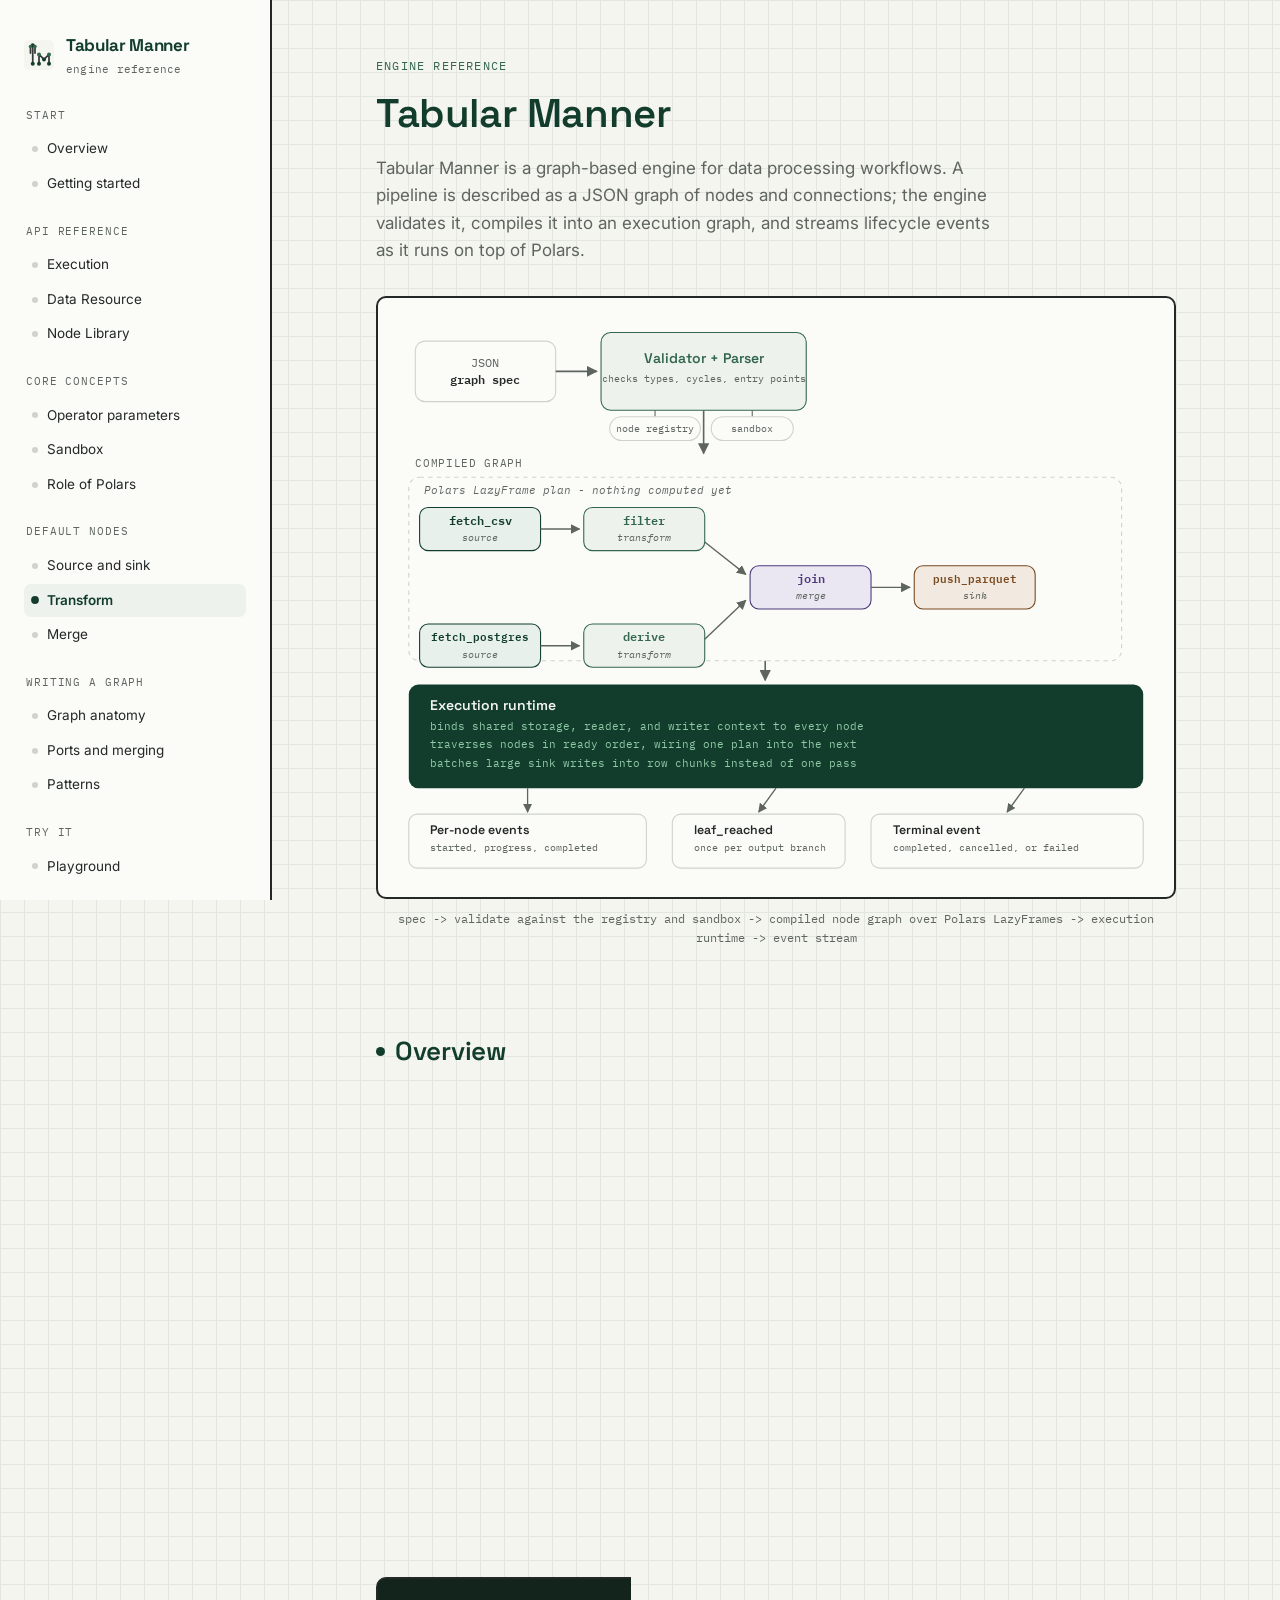
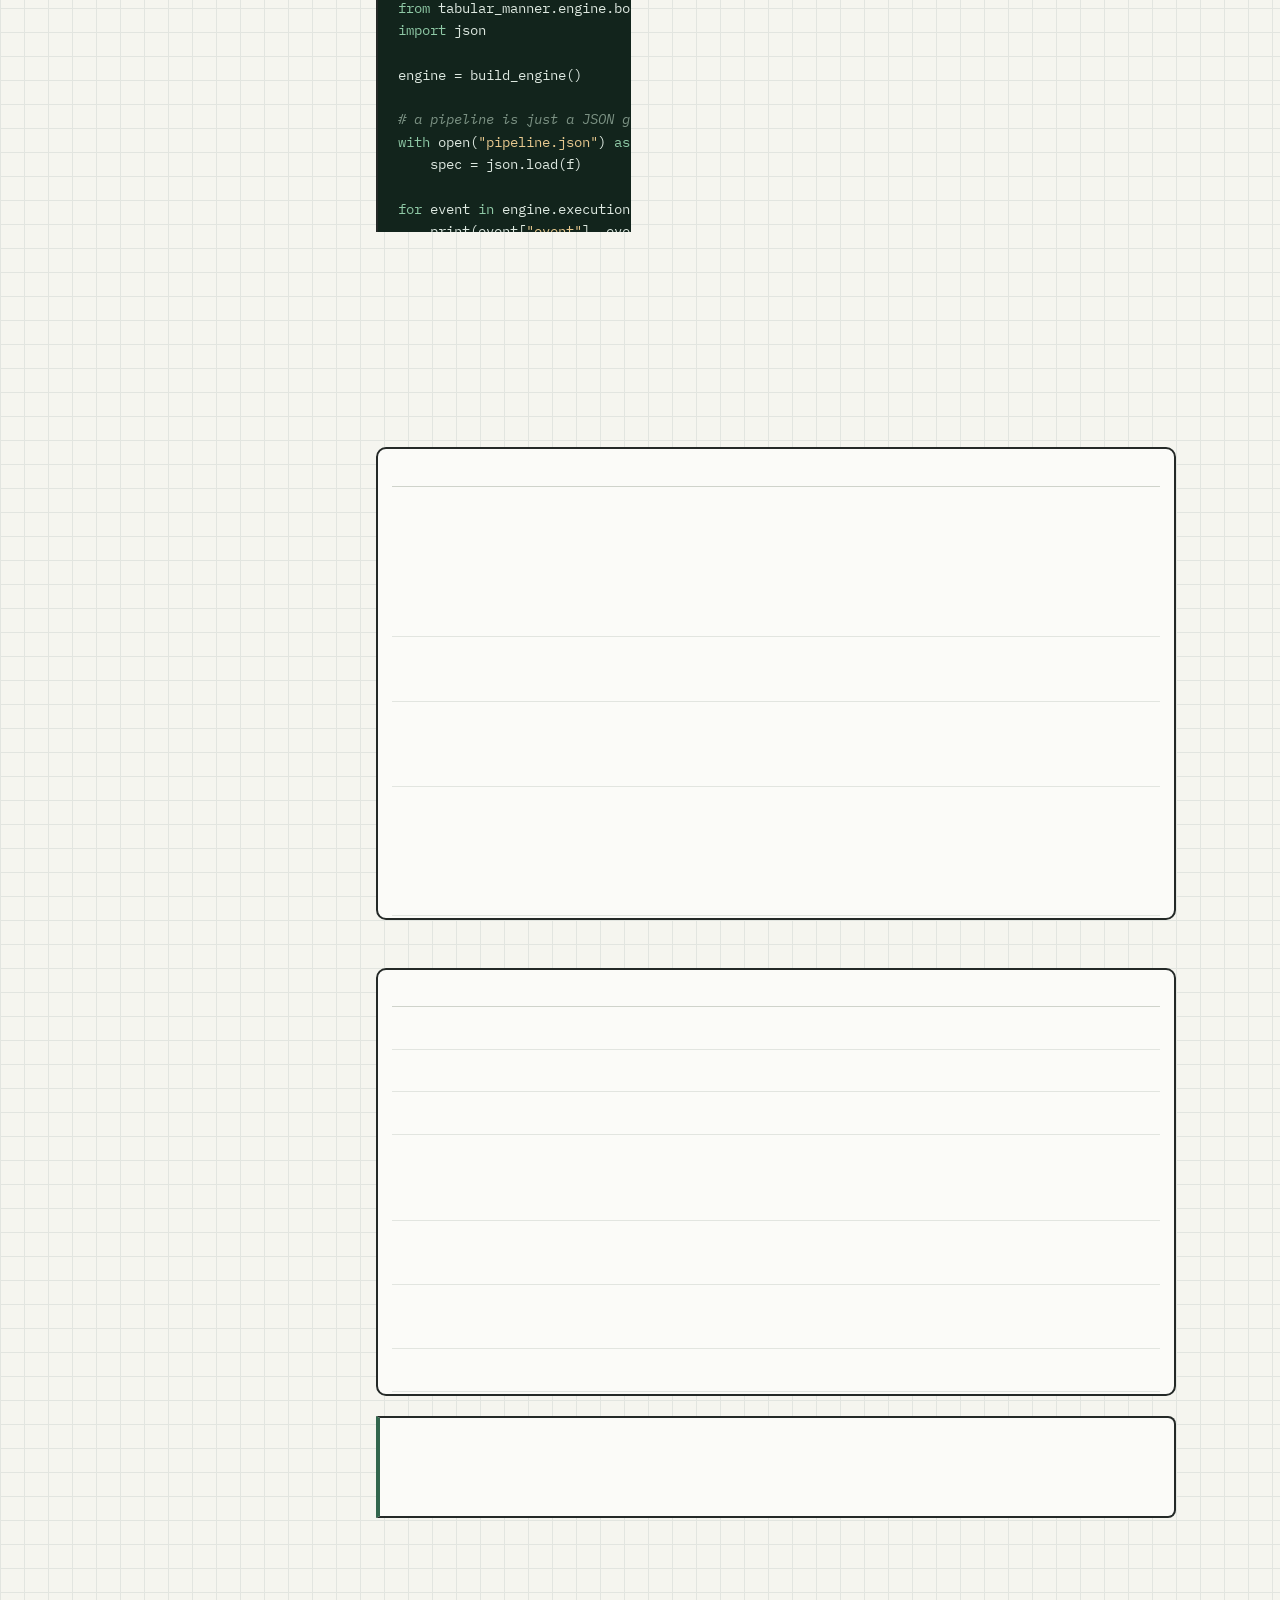
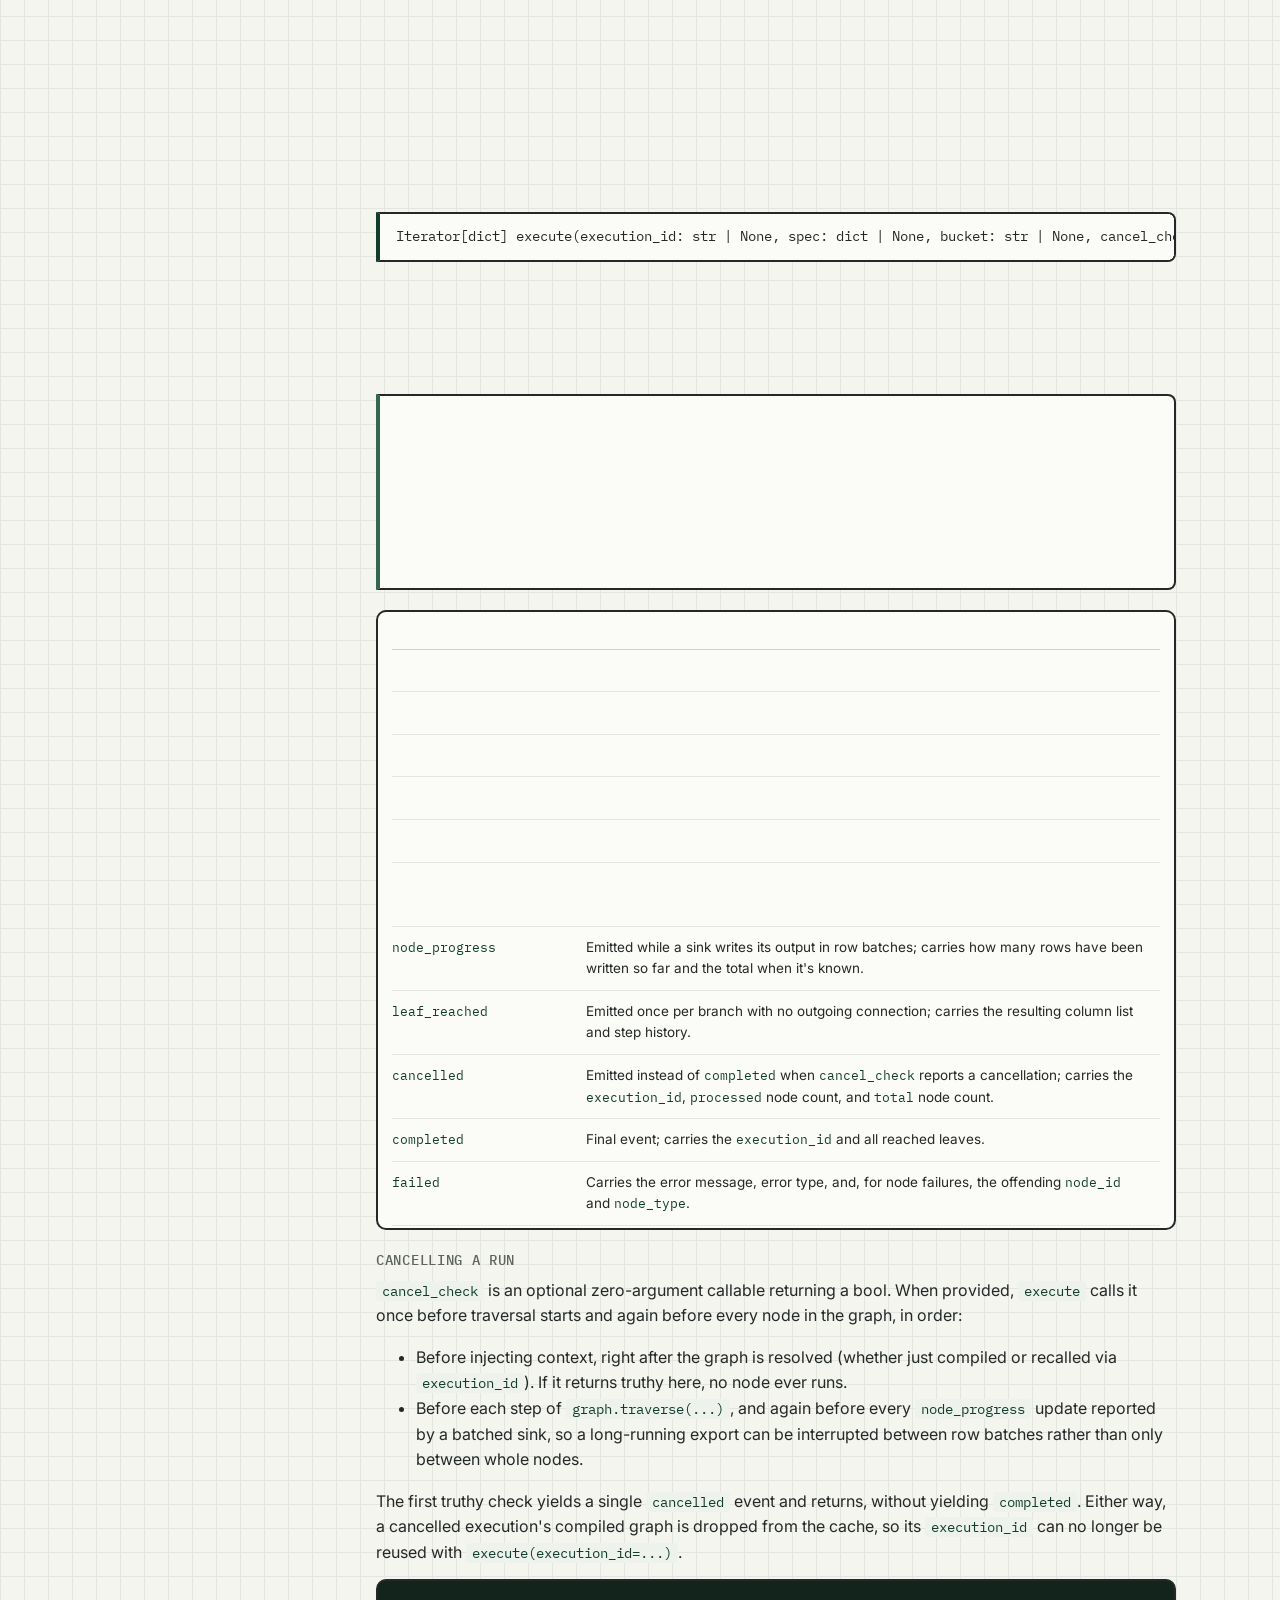
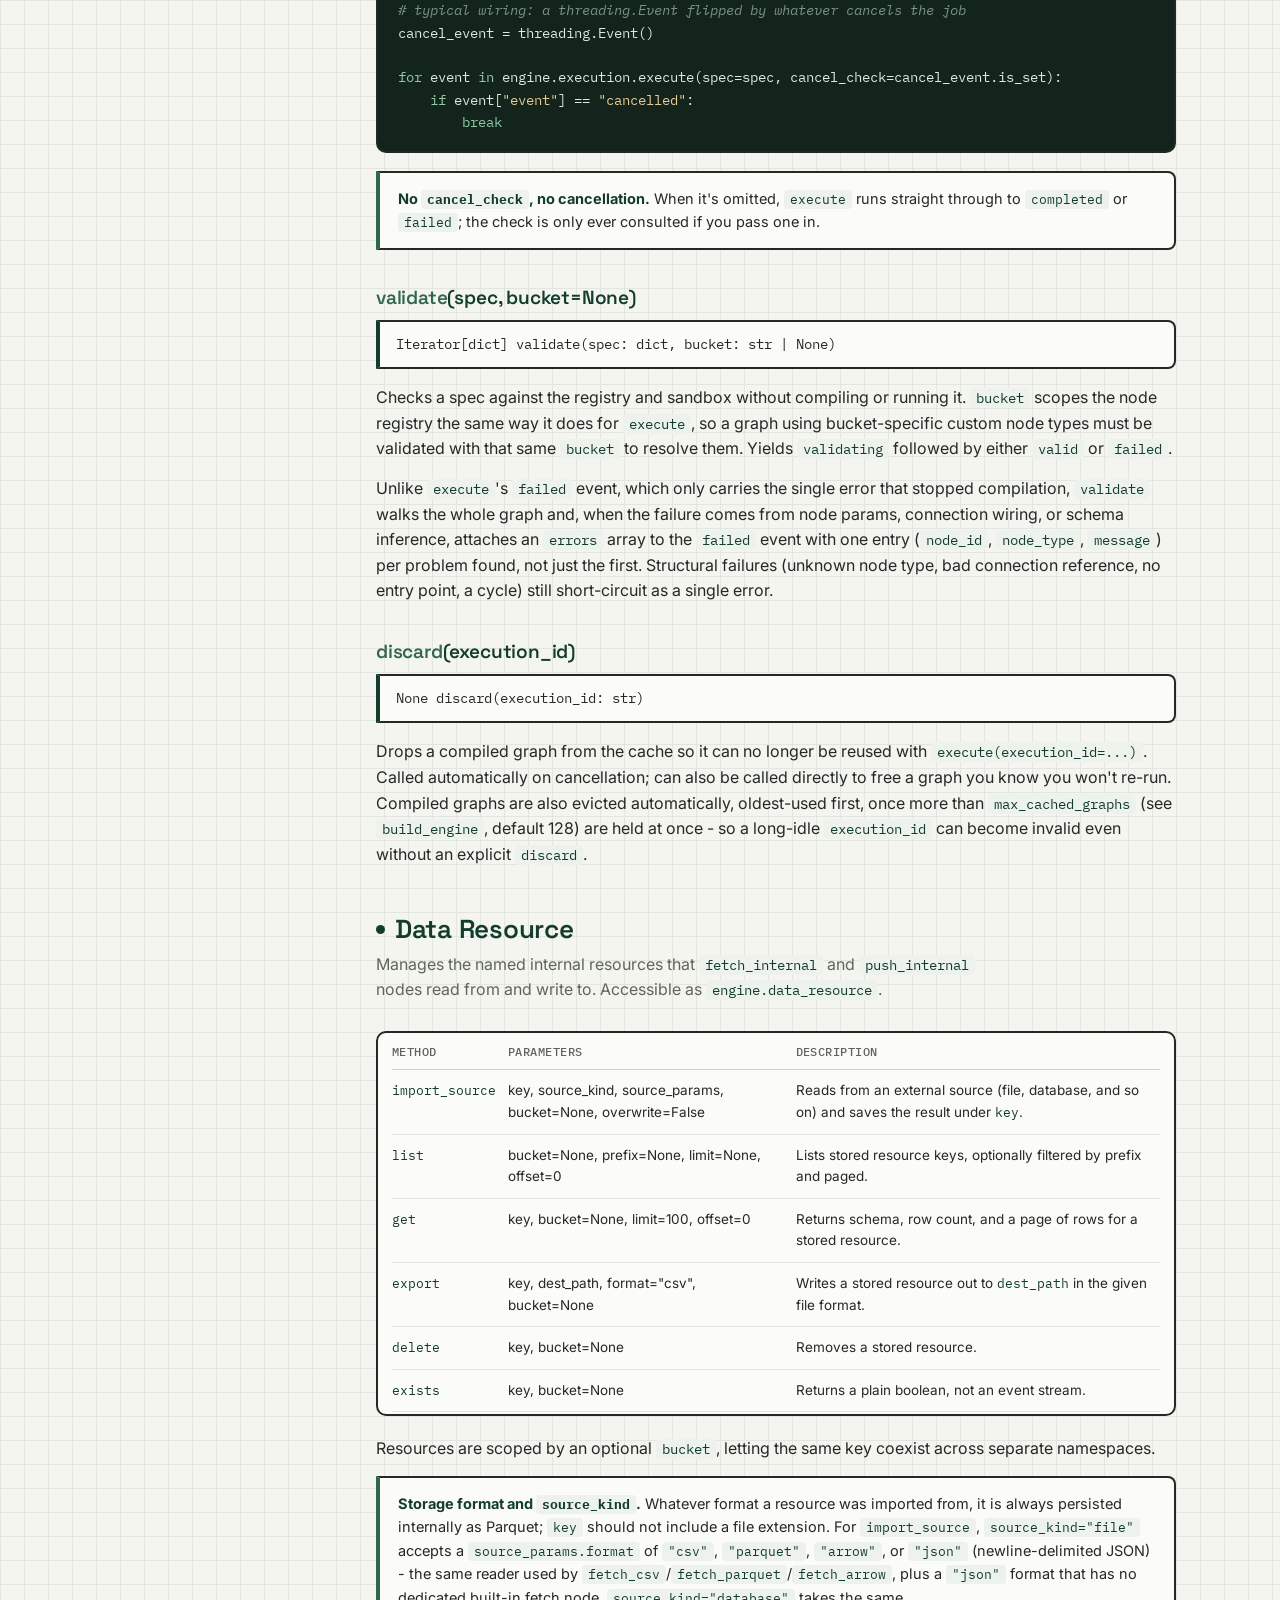
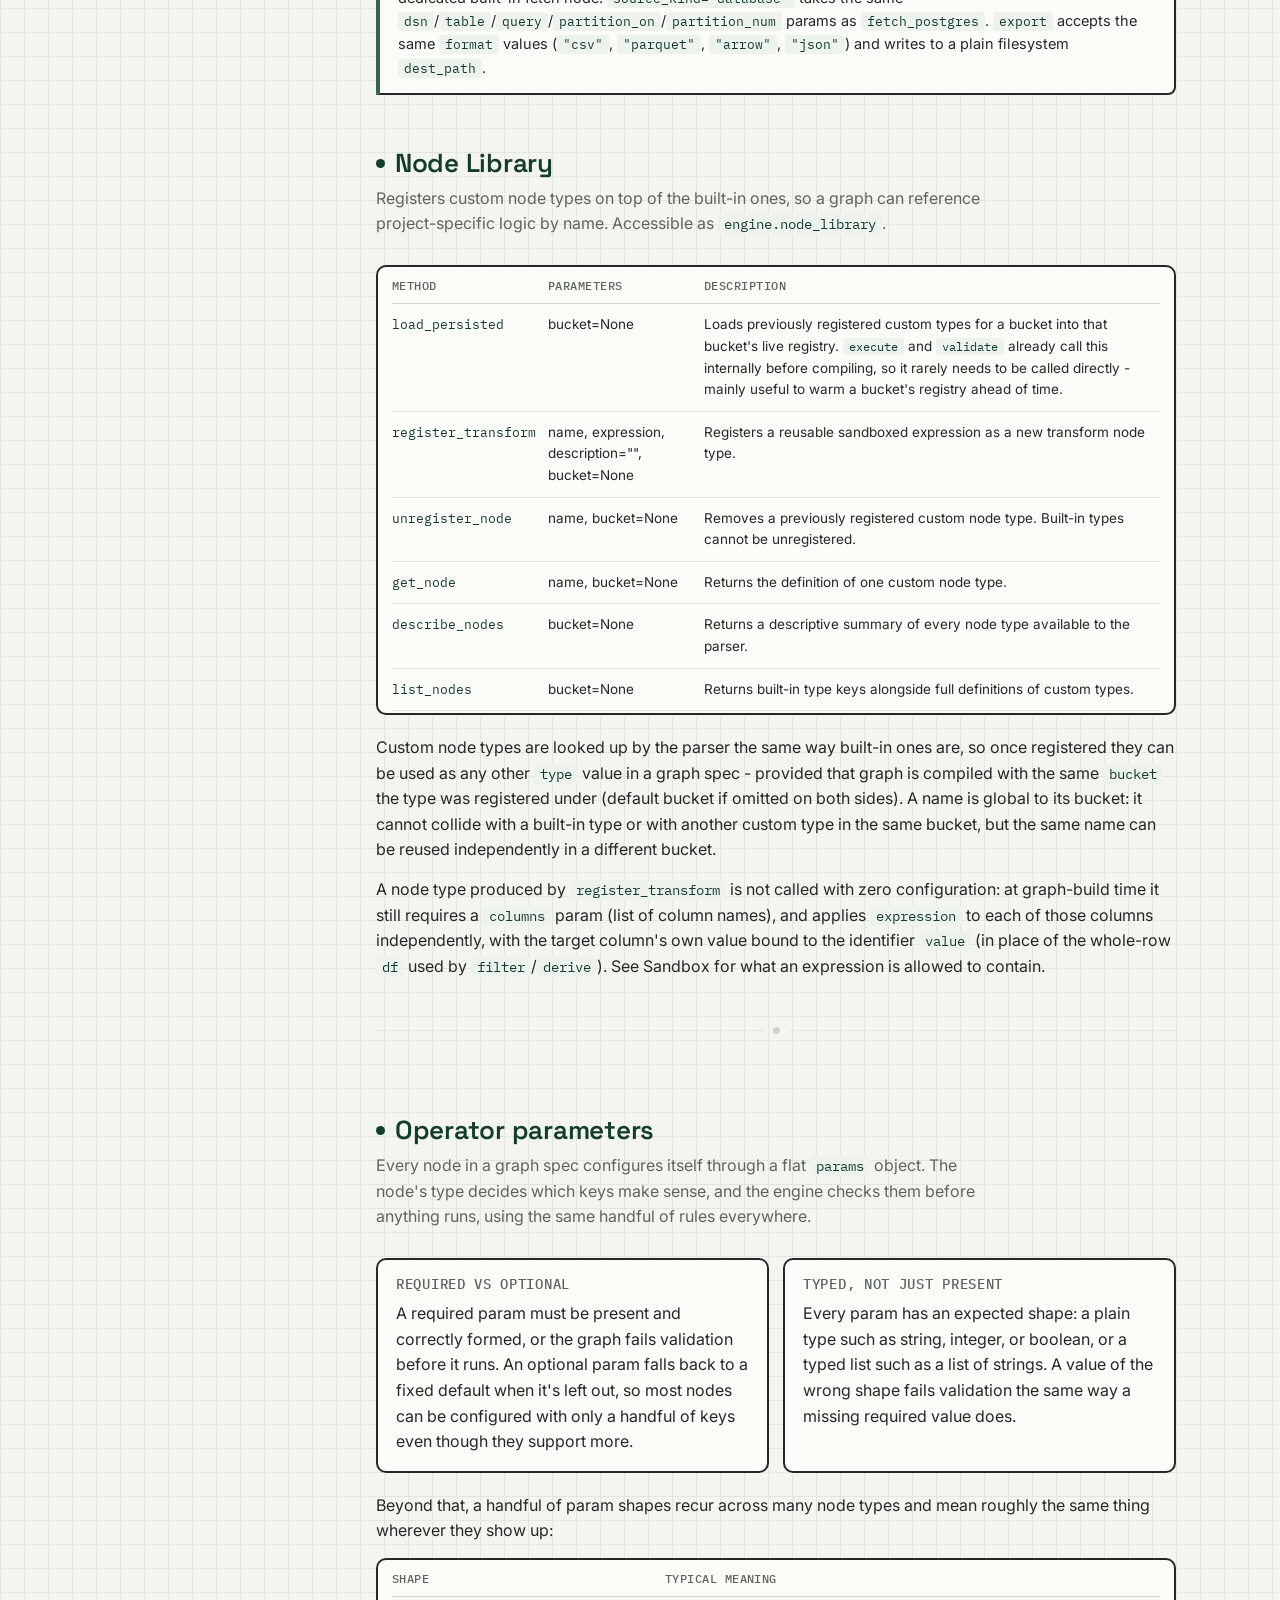
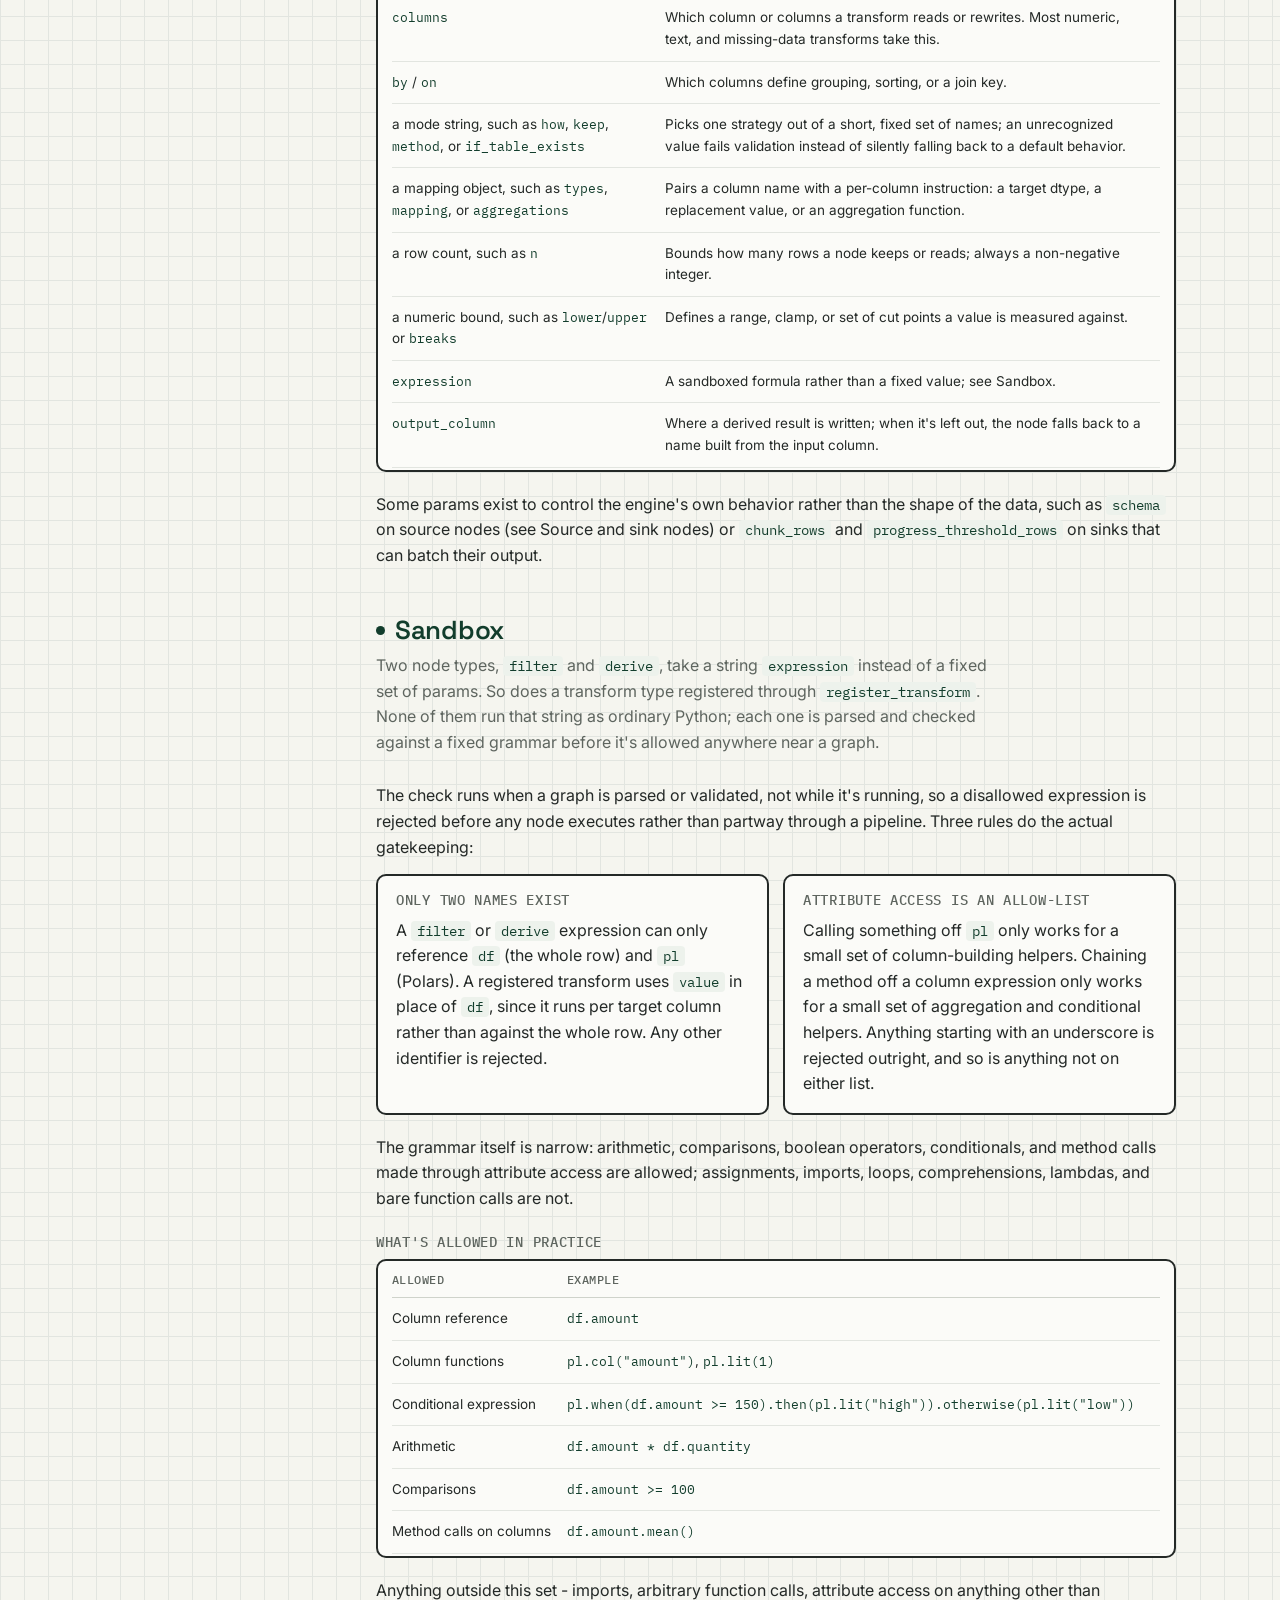
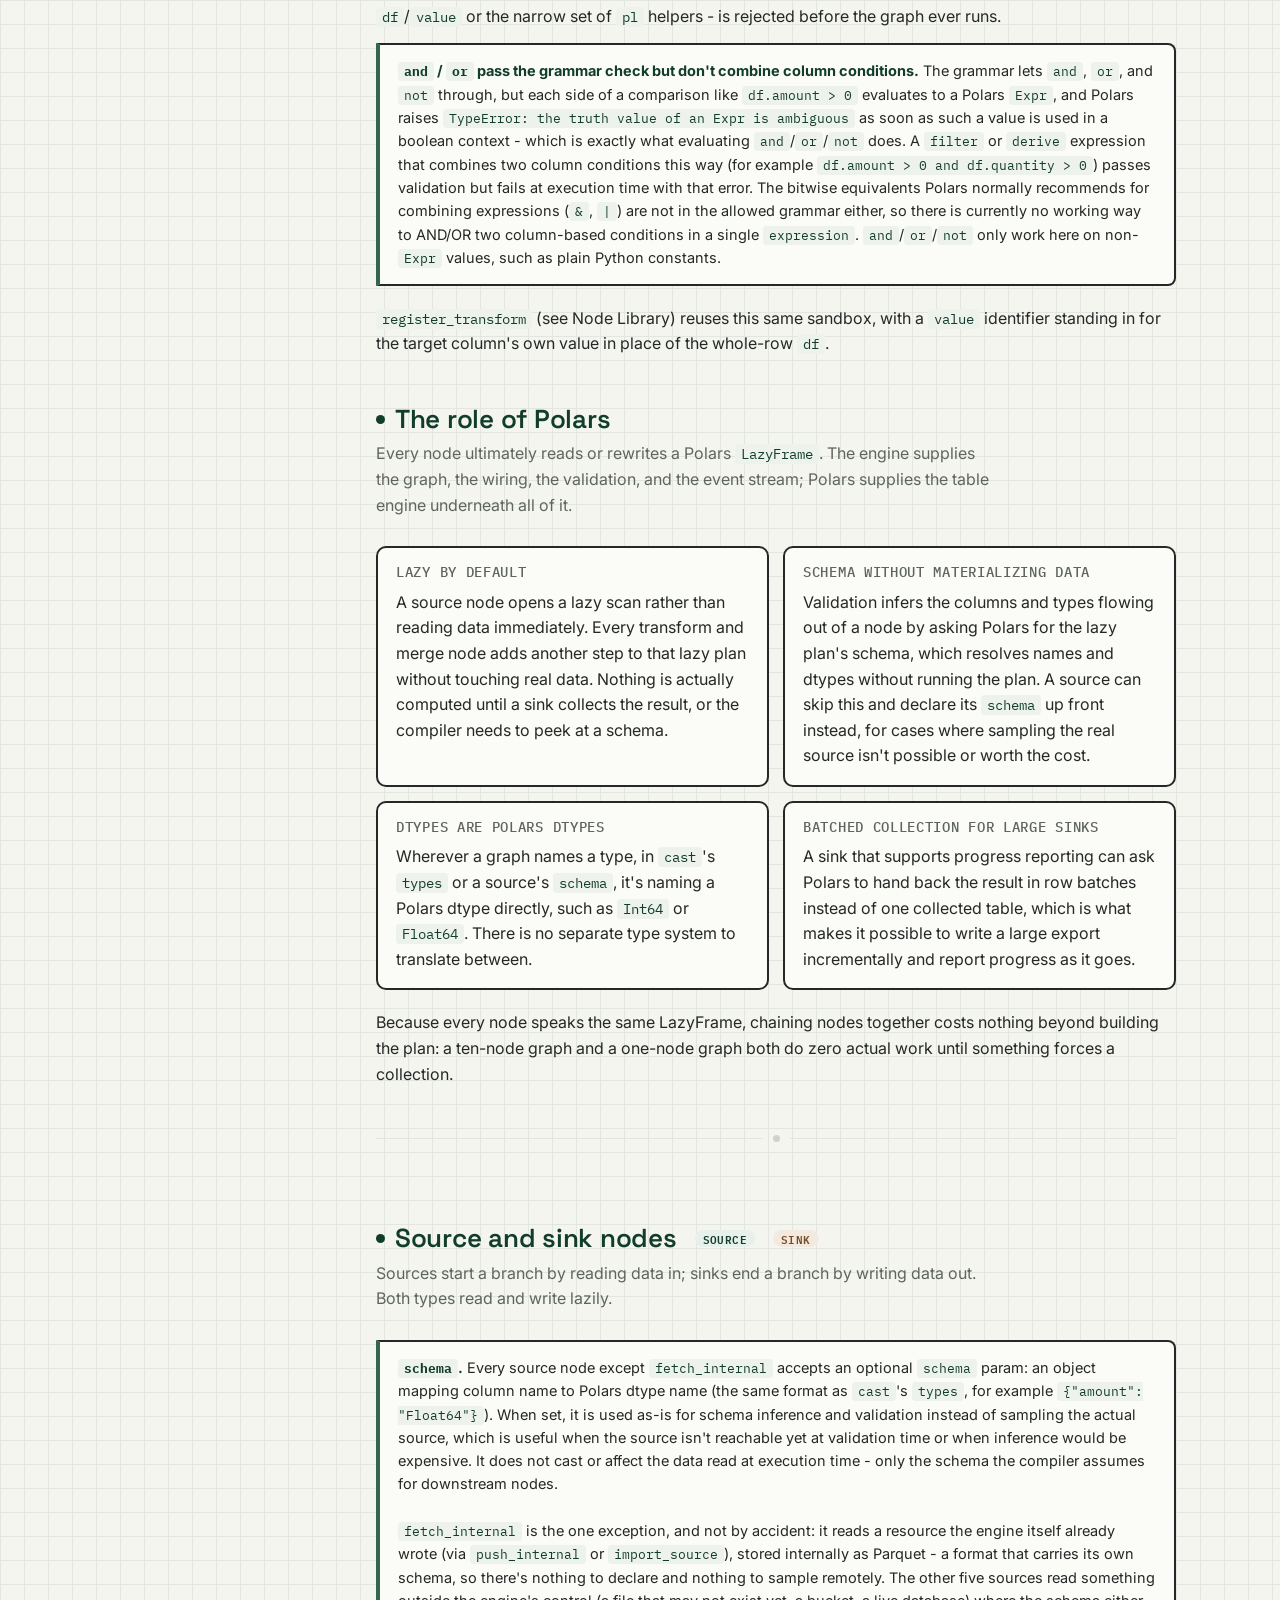
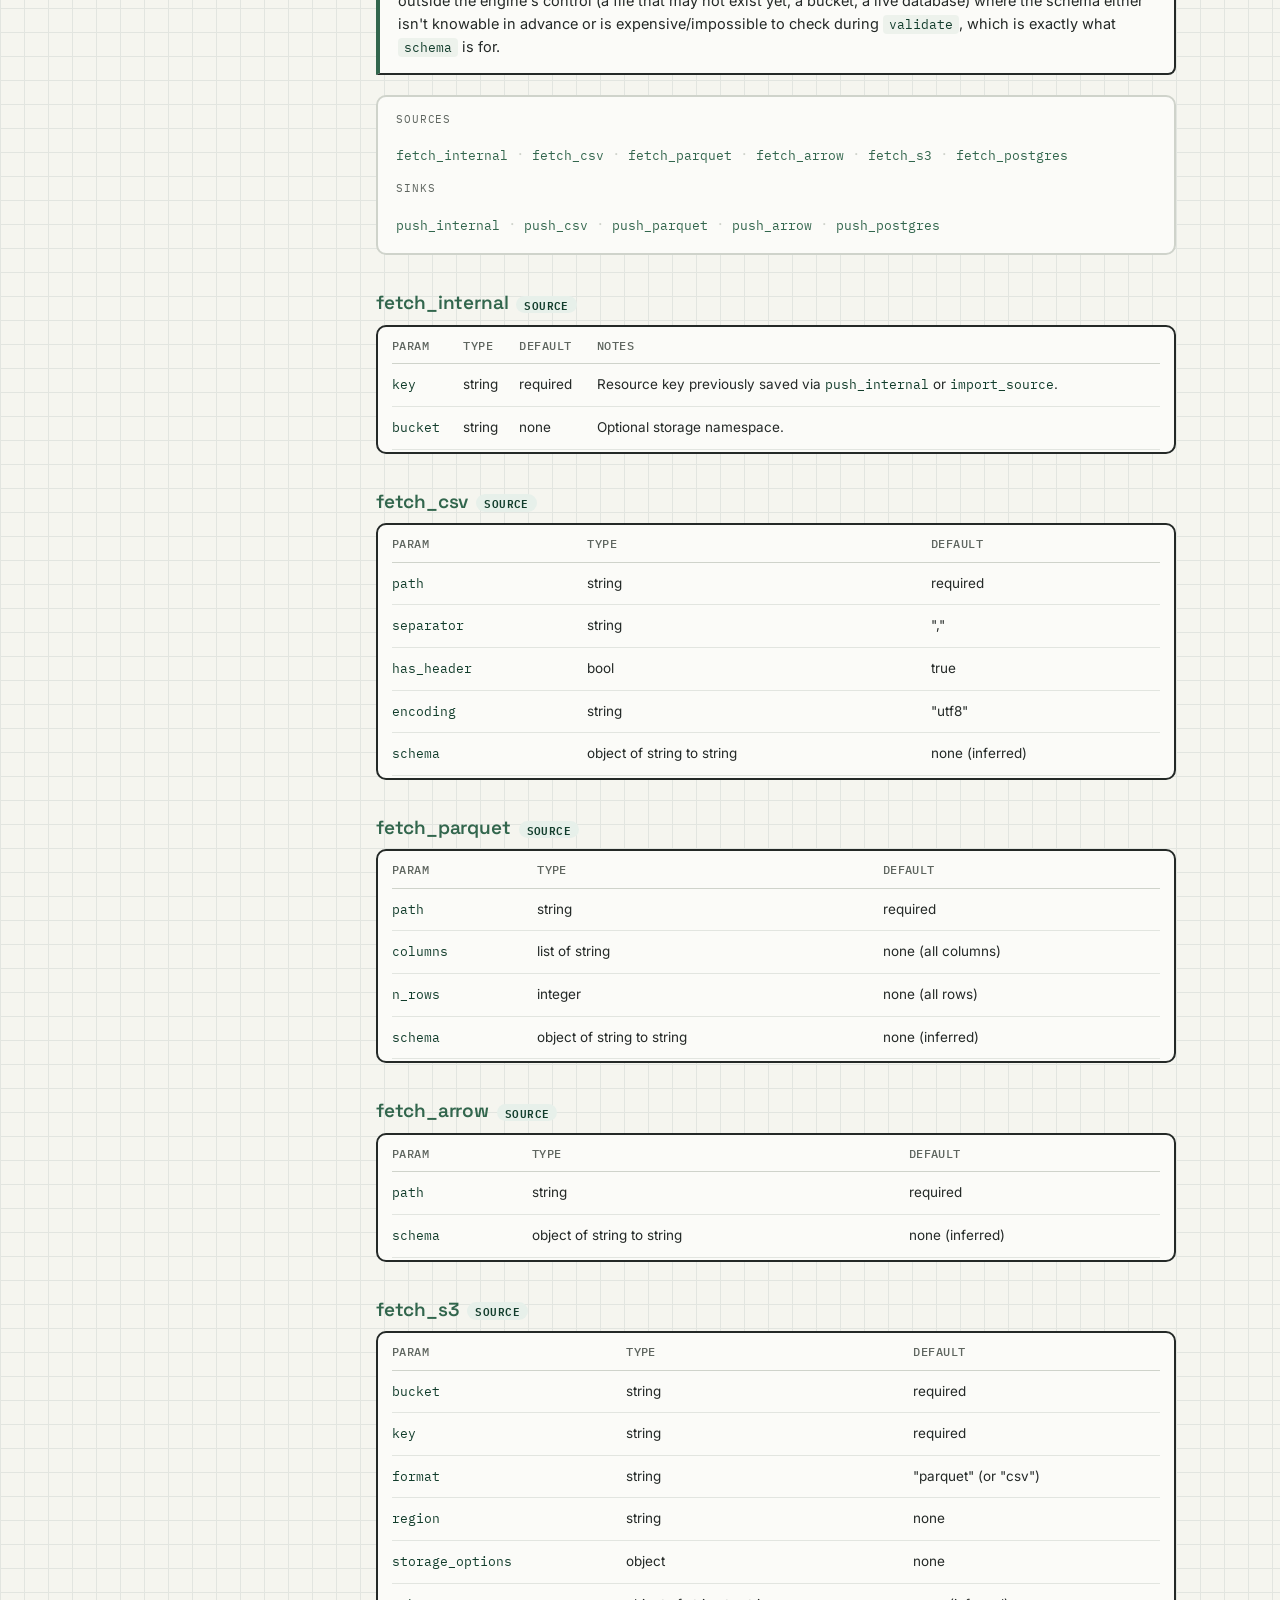
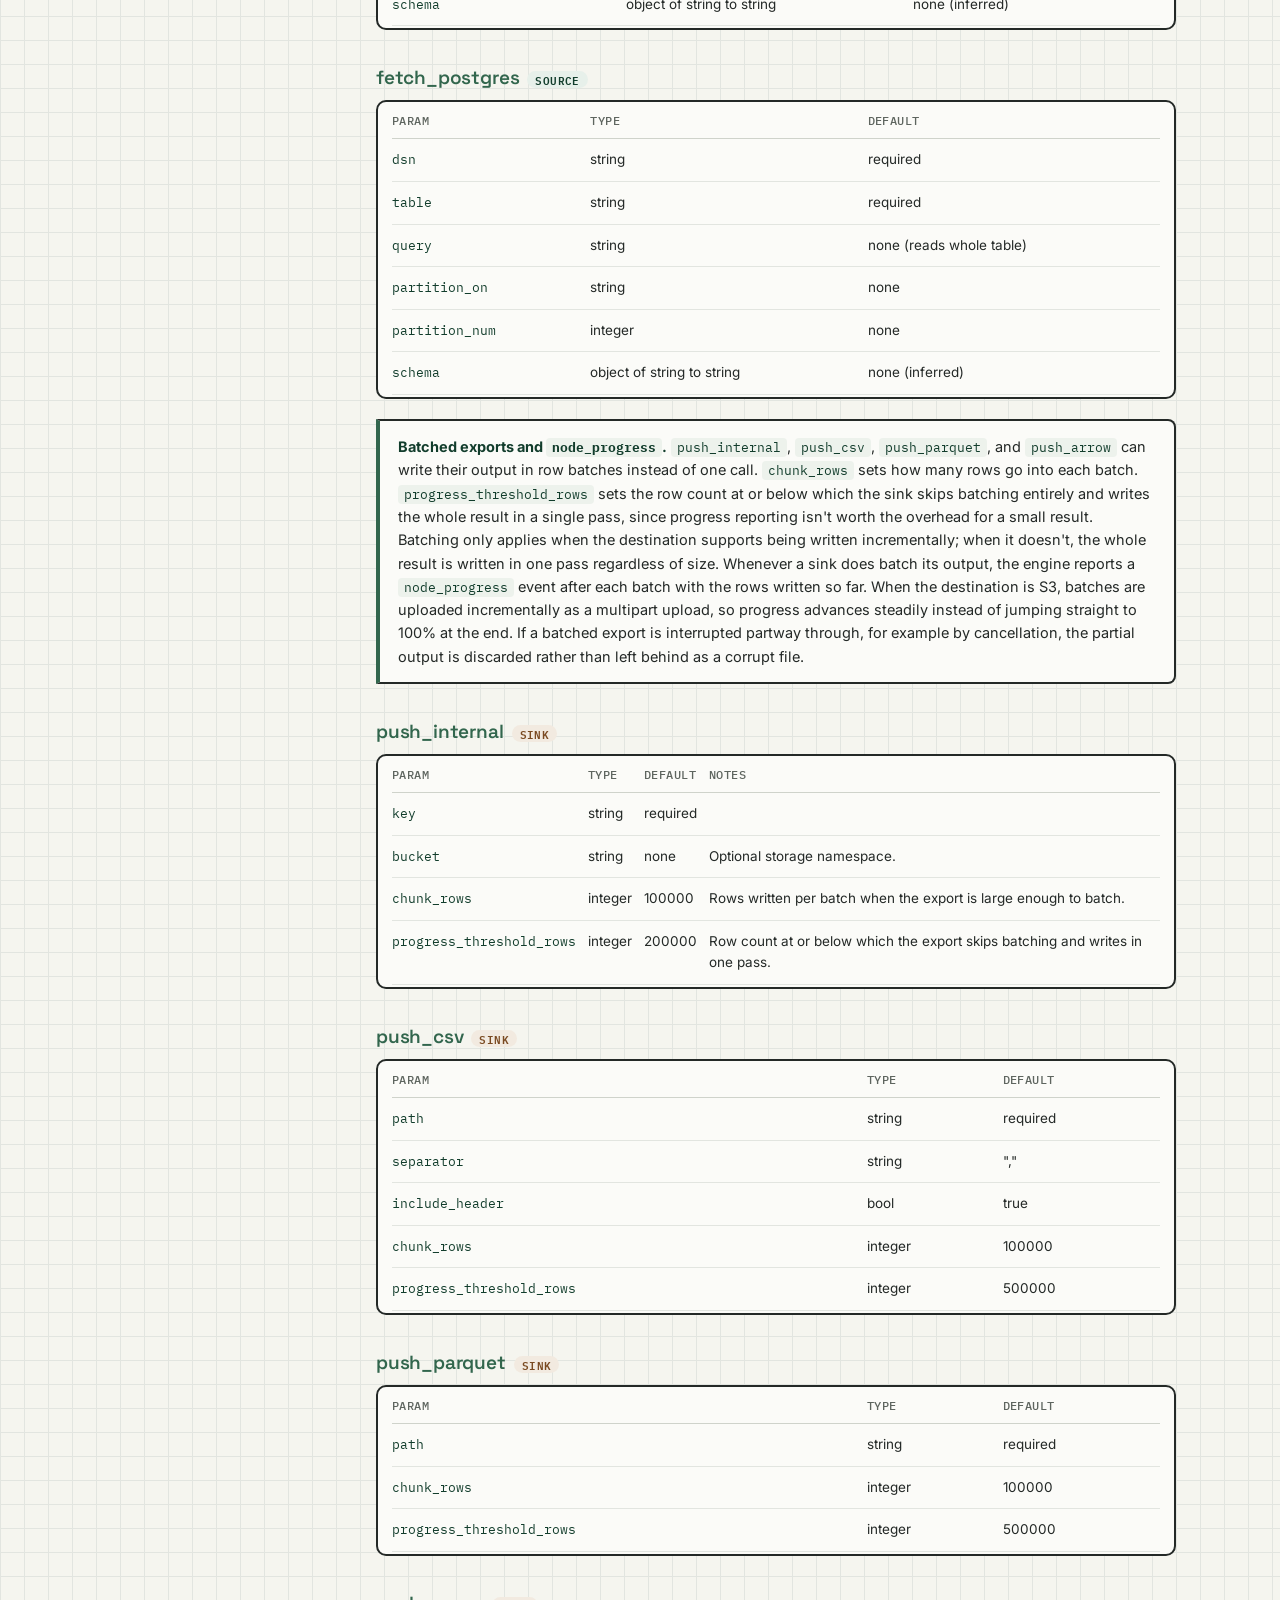
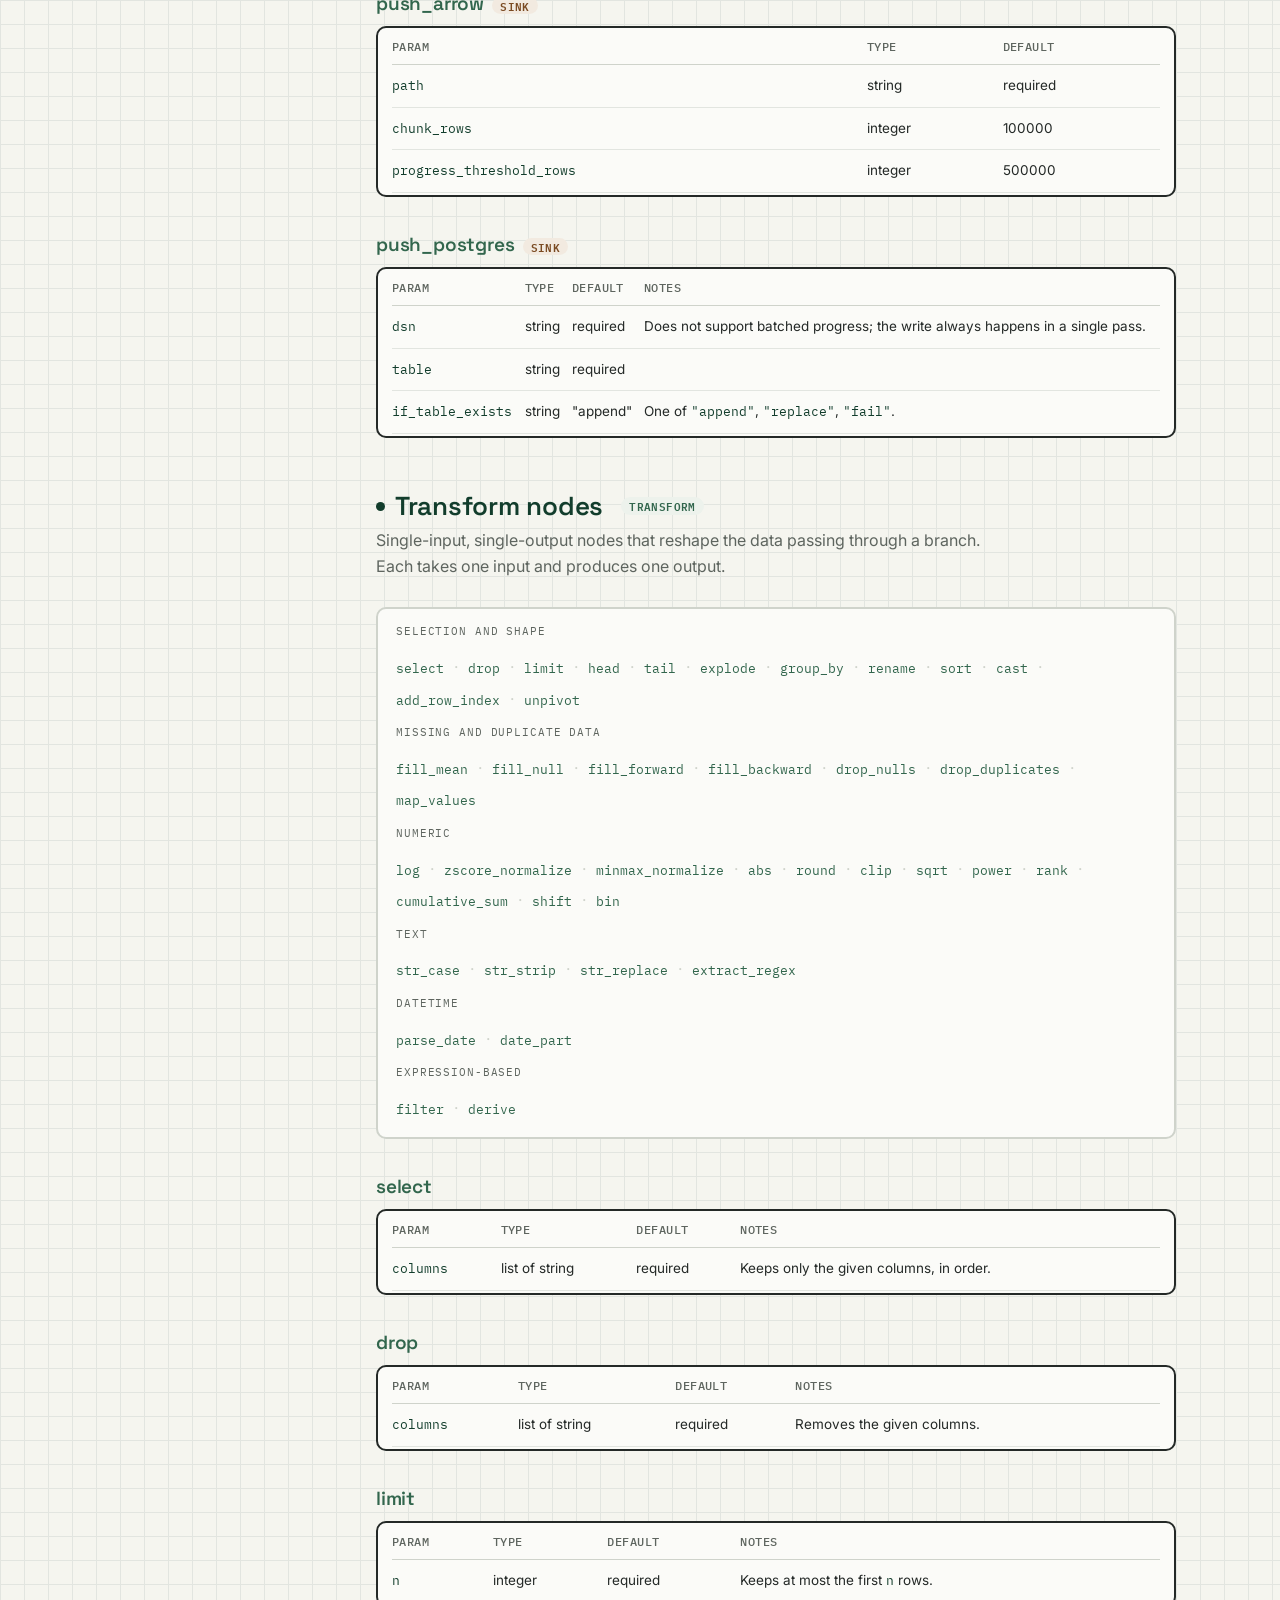
<file: docs/index.html>
<!DOCTYPE html>
<html lang="en">
<head>
<meta charset="UTF-8">
<meta name="viewport" content="width=device-width, initial-scale=1.0">
<title>Tabular Manner - Engine Reference</title>
<link rel="preconnect" href="https://fonts.googleapis.com">
<link rel="preconnect" href="https://fonts.gstatic.com" crossorigin>
<link href="https://fonts.googleapis.com/css2?family=Space+Grotesk:wght@400;500;600;700&family=Inter:wght@400;500;600&family=IBM+Plex+Mono:wght@400;500;600&display=swap" rel="stylesheet">
<link rel="stylesheet" href="assets/style.css">
</head>
<body>

<div class="shell">

  <div class="mobile-topbar">
    <button class="nav-toggle" aria-label="Toggle navigation" aria-expanded="false">
      <span></span><span></span><span></span>
    </button>
    <a class="brand" href="#top" style="margin:0;">
      <span class="brand-text">Tabular Manner</span>
    </a>
  </div>
  <div class="nav-scrim"></div>
  <nav class="sidebar">
    <button class="nav-close" aria-label="Close menu">&times;</button>
    <a class="brand" href="#top">
      <svg width="30" height="30" viewBox="0 0 240 240" xmlns="http://www.w3.org/2000/svg">
        <rect x="0" y="0" width="240" height="240" rx="40" fill="#F5F5EF"/>
        <g stroke="#343A3C" stroke-width="14" stroke-linecap="round" fill="none">
          <line x1="70" y1="42" x2="70" y2="190"/>
          <line x1="52" y1="52" x2="52" y2="104"/>
          <line x1="88" y1="52" x2="88" y2="104"/>
        </g>
        <circle cx="70" cy="42" r="16" fill="#123D2C"/>
        <circle cx="52" cy="52" r="14" fill="#32664D"/>
        <circle cx="88" cy="52" r="14" fill="#32664D"/>
        <circle cx="70" cy="190" r="16" fill="#123D2C"/>
        <path d="M 120 190 L 120 115 L 160 155 L 200 115 L 200 190" stroke="#343A3C" stroke-width="14" stroke-linecap="round" stroke-linejoin="round" fill="none"/>
        <circle cx="120" cy="190" r="16" fill="#123D2C"/>
        <circle cx="120" cy="115" r="16" fill="#32664D"/>
        <circle cx="160" cy="155" r="16" fill="#123D2C"/>
        <circle cx="200" cy="115" r="16" fill="#32664D"/>
        <circle cx="200" cy="190" r="16" fill="#123D2C"/>
      </svg>
      <span>
        <span class="brand-text">Tabular Manner</span>
        <span class="brand-sub">engine reference</span>
      </span>
    </a>

    <div class="nav-group">
      <p class="nav-eyebrow">Start</p>
      <ul>
        <li><a class="nav-link" href="#overview"><span class="dot"></span>Overview</a></li>
        <li><a class="nav-link" href="#getting-started"><span class="dot"></span>Getting started</a></li>
      </ul>
    </div>

    <div class="nav-group">
      <p class="nav-eyebrow">API reference</p>
      <ul>
        <li><a class="nav-link" href="#api-execution"><span class="dot"></span>Execution</a></li>
        <li><a class="nav-link" href="#api-data-resource"><span class="dot"></span>Data Resource</a></li>
        <li><a class="nav-link" href="#api-node-library"><span class="dot"></span>Node Library</a></li>
      </ul>
    </div>

    <div class="nav-group">
      <p class="nav-eyebrow">Core concepts</p>
      <ul>
        <li><a class="nav-link" href="#operator-parameters"><span class="dot"></span>Operator parameters</a></li>
        <li><a class="nav-link" href="#sandbox"><span class="dot"></span>Sandbox</a></li>
        <li><a class="nav-link" href="#polars-role"><span class="dot"></span>Role of Polars</a></li>
      </ul>
    </div>

    <div class="nav-group">
      <p class="nav-eyebrow">Default nodes</p>
      <ul>
        <li><a class="nav-link" href="#nodes-io"><span class="dot"></span>Source and sink</a></li>
        <li><a class="nav-link" href="#nodes-transform"><span class="dot"></span>Transform</a></li>
        <li><a class="nav-link" href="#nodes-merge"><span class="dot"></span>Merge</a></li>
      </ul>
    </div>

    <div class="nav-group">
      <p class="nav-eyebrow">Writing a graph</p>
      <ul>
        <li><a class="nav-link" href="#graph-anatomy"><span class="dot"></span>Graph anatomy</a></li>
        <li><a class="nav-link" href="#graph-ports"><span class="dot"></span>Ports and merging</a></li>
        <li><a class="nav-link" href="#graph-examples"><span class="dot"></span>Patterns</a></li>
      </ul>
    </div>
    <div class="nav-group">
      <p class="nav-eyebrow">Try it</p>
      <ul>
        <li><a class="nav-link" href="playground.html#playground-top"><span class="dot"></span>Playground</a></li>
      </ul>
    </div>
  </nav>

  <main id="top">
    <div class="content">

      <div class="hero">
        <p class="hero-eyebrow">Engine reference</p>
        <h1>Tabular Manner</h1>
        <p class="lead">Tabular Manner is a graph-based engine for data processing workflows. A pipeline is described as a JSON graph of nodes and connections; the engine validates it, compiles it into an execution graph, and streams lifecycle events as it runs on top of Polars.</p>

        <div class="arch-diagram">
          <svg viewBox="0 0 700 510" xmlns="http://www.w3.org/2000/svg">
            <defs>
              <marker id="arrow" viewBox="0 0 10 10" refX="9" refY="5" markerWidth="7" markerHeight="7" orient="auto-start-reverse">
                <path d="M 0 0 L 10 5 L 0 10 z" fill="#5E655F"/>
              </marker>
            </defs>

            <!-- 1. spec in -->
            <rect x="16" y="14" width="130" height="56" rx="9" fill="#FBFBF8" stroke="#CFD3CB"/>
            <text x="81" y="38" text-anchor="middle" font-family="IBM Plex Mono, monospace" font-size="11" fill="#5E655F">JSON</text>
            <text x="81" y="54" text-anchor="middle" font-family="IBM Plex Mono, monospace" font-size="11" fill="#242927" font-weight="600">graph spec</text>

            <line x1="146" y1="42" x2="184" y2="42" stroke="#5E655F" stroke-width="1.5" marker-end="url(#arrow)"/>

            <!-- 2. validator + parser -->
            <rect x="188" y="6" width="190" height="72" rx="9" fill="#EDF2EC" stroke="#32664D"/>
            <text x="283" y="34" text-anchor="middle" font-family="Space Grotesk, sans-serif" font-size="13" fill="#32664D" font-weight="600">Validator + Parser</text>
            <text x="283" y="52" text-anchor="middle" font-family="IBM Plex Mono, monospace" font-size="9.5" fill="#5E655F">checks types, cycles, entry points</text>

            <line x1="238" y1="78" x2="238" y2="84" stroke="#5E655F" stroke-width="1"/>
            <rect x="196" y="84" width="84" height="22" rx="11" fill="#FBFBF8" stroke="#CFD3CB"/>
            <text x="238" y="98" text-anchor="middle" font-family="IBM Plex Mono, monospace" font-size="9.5" fill="#5E655F">node registry</text>

            <line x1="328" y1="78" x2="328" y2="84" stroke="#5E655F" stroke-width="1"/>
            <rect x="290" y="84" width="76" height="22" rx="11" fill="#FBFBF8" stroke="#CFD3CB"/>
            <text x="328" y="98" text-anchor="middle" font-family="IBM Plex Mono, monospace" font-size="9.5" fill="#5E655F">sandbox</text>

            <line x1="283" y1="78" x2="283" y2="118" stroke="#5E655F" stroke-width="1.5" marker-end="url(#arrow)"/>

            <!-- 3. compiled graph label + lazy band -->
            <text x="16" y="131" font-family="IBM Plex Mono, monospace" font-size="10.5" letter-spacing="0.06em" fill="#5E655F">COMPILED GRAPH</text>

            <rect x="10" y="140" width="660" height="170" rx="10" fill="#FBFBF8" fill-opacity="0.55" stroke="#CFD3CB" stroke-dasharray="4 4"/>
            <text x="24" y="156" font-family="IBM Plex Mono, monospace" font-size="10" font-style="italic" fill="#5E655F">Polars LazyFrame plan - nothing computed yet</text>

            <!-- nodes -->
            <rect x="20" y="168" width="112" height="40" rx="8" fill="#E7F0EA" stroke="#123D2C"/>
            <text x="76" y="184" text-anchor="middle" font-family="IBM Plex Mono, monospace" font-size="11" font-weight="600" fill="#123D2C">fetch_csv</text>
            <text x="76" y="199" text-anchor="middle" font-family="IBM Plex Mono, monospace" font-size="9" font-style="italic" fill="#5E655F">source</text>

            <rect x="172" y="168" width="112" height="40" rx="8" fill="#EDF2EC" stroke="#32664D"/>
            <text x="228" y="184" text-anchor="middle" font-family="IBM Plex Mono, monospace" font-size="11" font-weight="600" fill="#32664D">filter</text>
            <text x="228" y="199" text-anchor="middle" font-family="IBM Plex Mono, monospace" font-size="9" font-style="italic" fill="#5E655F">transform</text>

            <rect x="326" y="222" width="112" height="40" rx="8" fill="#EAE6F2" stroke="#4B3B7A"/>
            <text x="382" y="238" text-anchor="middle" font-family="IBM Plex Mono, monospace" font-size="11" font-weight="600" fill="#4B3B7A">join</text>
            <text x="382" y="253" text-anchor="middle" font-family="IBM Plex Mono, monospace" font-size="9" font-style="italic" fill="#5E655F">merge</text>

            <rect x="478" y="222" width="112" height="40" rx="8" fill="#F2EAE0" stroke="#7A4A21"/>
            <text x="534" y="238" text-anchor="middle" font-family="IBM Plex Mono, monospace" font-size="10.5" font-weight="600" fill="#7A4A21">push_parquet</text>
            <text x="534" y="253" text-anchor="middle" font-family="IBM Plex Mono, monospace" font-size="9" font-style="italic" fill="#5E655F">sink</text>

            <rect x="20" y="276" width="112" height="40" rx="8" fill="#E7F0EA" stroke="#123D2C"/>
            <text x="76" y="292" text-anchor="middle" font-family="IBM Plex Mono, monospace" font-size="10.5" font-weight="600" fill="#123D2C">fetch_postgres</text>
            <text x="76" y="307" text-anchor="middle" font-family="IBM Plex Mono, monospace" font-size="9" font-style="italic" fill="#5E655F">source</text>

            <rect x="172" y="276" width="112" height="40" rx="8" fill="#EDF2EC" stroke="#32664D"/>
            <text x="228" y="292" text-anchor="middle" font-family="IBM Plex Mono, monospace" font-size="11" font-weight="600" fill="#32664D">derive</text>
            <text x="228" y="307" text-anchor="middle" font-family="IBM Plex Mono, monospace" font-size="9" font-style="italic" fill="#5E655F">transform</text>

            <!-- connections between nodes -->
            <line x1="132" y1="188" x2="168" y2="188" stroke="#5E655F" stroke-width="1.3" marker-end="url(#arrow)"/>
            <line x1="284" y1="200" x2="322" y2="230" stroke="#5E655F" stroke-width="1.3" marker-end="url(#arrow)"/>
            <line x1="132" y1="296" x2="168" y2="296" stroke="#5E655F" stroke-width="1.3" marker-end="url(#arrow)"/>
            <line x1="284" y1="290" x2="322" y2="254" stroke="#5E655F" stroke-width="1.3" marker-end="url(#arrow)"/>
            <line x1="438" y1="242" x2="474" y2="242" stroke="#5E655F" stroke-width="1.3" marker-end="url(#arrow)"/>

            <!-- 4. execution runtime -->
            <line x1="340" y1="310" x2="340" y2="328" stroke="#5E655F" stroke-width="1.5" marker-end="url(#arrow)"/>
            <rect x="10" y="332" width="680" height="96" rx="9" fill="#123D2C"/>
            <text x="30" y="356" font-family="Space Grotesk, sans-serif" font-size="13" font-weight="600" fill="#F5F5EF">Execution runtime</text>
            <text x="30" y="374" font-family="IBM Plex Mono, monospace" font-size="10.5" fill="#8FC9A6">binds shared storage, reader, and writer context to every node</text>
            <text x="30" y="391" font-family="IBM Plex Mono, monospace" font-size="10.5" fill="#8FC9A6">traverses nodes in ready order, wiring one plan into the next</text>
            <text x="30" y="408" font-family="IBM Plex Mono, monospace" font-size="10.5" fill="#8FC9A6">batches large sink writes into row chunks instead of one pass</text>

            <!-- 5. event stream -->
            <line x1="120" y1="428" x2="120" y2="450" stroke="#5E655F" stroke-width="1.2" marker-end="url(#arrow)"/>
            <line x1="350" y1="428" x2="334" y2="450" stroke="#5E655F" stroke-width="1.2" marker-end="url(#arrow)"/>
            <line x1="580" y1="428" x2="564" y2="450" stroke="#5E655F" stroke-width="1.2" marker-end="url(#arrow)"/>

            <rect x="10" y="452" width="220" height="50" rx="8" fill="#FBFBF8" stroke="#CFD3CB"/>
            <text x="30" y="470" font-family="Space Grotesk, sans-serif" font-size="11.5" font-weight="600" fill="#242927">Per-node events</text>
            <text x="30" y="486" font-family="IBM Plex Mono, monospace" font-size="9" fill="#5E655F">started, progress, completed</text>

            <rect x="254" y="452" width="160" height="50" rx="8" fill="#FBFBF8" stroke="#CFD3CB"/>
            <text x="274" y="470" font-family="Space Grotesk, sans-serif" font-size="11.5" font-weight="600" fill="#242927">leaf_reached</text>
            <text x="274" y="486" font-family="IBM Plex Mono, monospace" font-size="9" fill="#5E655F">once per output branch</text>

            <rect x="438" y="452" width="252" height="50" rx="8" fill="#FBFBF8" stroke="#CFD3CB"/>
            <text x="458" y="470" font-family="Space Grotesk, sans-serif" font-size="11.5" font-weight="600" fill="#242927">Terminal event</text>
            <text x="458" y="486" font-family="IBM Plex Mono, monospace" font-size="9" fill="#5E655F">completed, cancelled, or failed</text>
          </svg>
        </div>
        <p class="arch-caption">spec -&gt; validate against the registry and sandbox -&gt; compiled node graph over Polars LazyFrames -&gt; execution runtime -&gt; event stream</p>
      </div>

      <section id="overview">
        <h2>Overview</h2>
        <p class="section-desc">A pipeline is a named JSON document with two top-level arrays: <code class="inline">nodes</code> and <code class="inline">connections</code>. Each node wraps one registered node type; connections wire node outputs to node inputs, optionally through a named input slot.</p>

        <div class="card-grid">
          <div class="card">
            <h4>Nodes</h4>
            <p style="margin:0;">Each entry has an <code class="inline">id</code>, a <code class="inline">type</code> naming a registered node, a display <code class="inline">name</code>, and a <code class="inline">params</code> object with the node's configuration.</p>
          </div>
          <div class="card">
            <h4>Connections</h4>
            <p style="margin:0;">Each entry has a <code class="inline">from</code> id and a <code class="inline">to</code> id, and optionally <code class="inline">into</code> (which input slot to fill on a fan-in node such as <code class="inline">join</code>).</p>
          </div>
        </div>

        <p>Any node with no incoming connection is treated as an entry point; a graph needs at least one. Execution starts at every entry point and fans out along the connections until every branch reaches a node with no outgoing connection, called a leaf.</p>
      </section>

      <section id="getting-started">
        <h2>Getting started</h2>
        <p class="section-desc">The engine is assembled once with <code class="inline">build_engine()</code>, which wires together storage, the node registry, and the execution runtime into a single <code class="inline">Engine</code> object.</p>

        <div class="code-block">
          <button class="copy-btn" onclick="copyBlock(this)">copy</button>
          <pre><span class="tok-key">from</span> tabular_manner.engine.bootstrap <span class="tok-key">import</span> build_engine
<span class="tok-key">import</span> json

engine = build_engine()

<span class="tok-com"># a pipeline is just a JSON graph of nodes and connections</span>
<span class="tok-key">with</span> open(<span class="tok-str">"pipeline.json"</span>) <span class="tok-key">as</span> f:
    spec = json.load(f)

<span class="tok-key">for</span> event <span class="tok-key">in</span> engine.execution.execute(spec=spec):
    print(event[<span class="tok-str">"event"</span>], event.get(<span class="tok-str">"data"</span>, <span class="tok-str">""</span>))</pre>
        </div>

        <p>Every call on the engine's APIs returns an iterator of event dictionaries rather than a single value. Each event has an <code class="inline">event</code> name and a <code class="inline">ts</code> timestamp; the terminal event is either <code class="inline">completed</code> (with a <code class="inline">data</code> payload) or <code class="inline">failed</code> (with an <code class="inline">error</code> message). This gives callers a consistent, streamable shape across validation, execution, resource management, and node registration.</p>

        <h4><span class="mono-title">build_engine</span>(object_storage=None, reader_factory=None, writer_factory=None, storage_root=".tm", max_cached_graphs=128)</h4>
        <div class="table-wrap">
          <table>
            <thead><tr><th>Param</th><th>Default</th><th>Purpose</th></tr></thead>
            <tbody>
              <tr><td><code>object_storage</code></td><td class="muted">none (builds a local <code>ObjectStorage</code>)</td><td>Where <code class="inline">fetch_internal</code>/<code class="inline">push_internal</code> resources and registered custom node definitions actually live. Pass a pre-built <code class="inline">ObjectStorage(backend="s3", s3_bucket_name=...)</code> to persist those in S3 instead of the local filesystem. This is unrelated to the <code class="inline">fetch_s3</code>/<code class="inline">fetch_postgres</code> nodes, which read arbitrary external sources regardless of where the engine's own storage lives.</td></tr>
              <tr><td><code>storage_root</code></td><td class="muted">".tm"</td><td>Root directory for the default local <code class="inline">ObjectStorage</code>. Ignored if <code class="inline">object_storage</code> is provided.</td></tr>
              <tr><td><code>reader_factory</code> / <code>writer_factory</code></td><td class="muted">none (built-in "file" and "database" adapters)</td><td>Pass a customized <code class="inline">ReaderFactory</code>/<code class="inline">WriterFactory</code> to add reader/writer kinds beyond "file" and "database" via their <code class="inline">.register(kind, adapter_cls)</code> method.</td></tr>
              <tr><td><code>max_cached_graphs</code></td><td class="muted">128</td><td>How many compiled graphs <code class="inline">Execution</code> keeps in memory at once, keyed by <code class="inline">execution_id</code>. It's an LRU: once the limit is exceeded, the least-recently-used graph is dropped silently, and re-running its <code class="inline">execution_id</code> afterward fails with <code class="inline">Unknown execution_id</code> - the same as if <code class="inline">discard()</code> had been called on it.</td></tr>
            </tbody>
          </table>
        </div>

        <h4>The Engine object</h4>
        <div class="table-wrap">
          <table>
            <thead><tr><th>Attribute</th><th>Type</th><th>Purpose</th></tr></thead>
            <tbody>
              <tr><td><code>execution</code></td><td>Execution</td><td>Validate and run pipeline graphs.</td></tr>
              <tr><td><code>data_resource</code></td><td>DataResource</td><td>Import, list, read, and remove named internal resources.</td></tr>
              <tr><td><code>node_library</code></td><td>NodeLibrary</td><td>Register and inspect custom node types.</td></tr>
              <tr><td><code>registry_provider</code></td><td>NodeRegistryProvider</td><td>Resolves the per-bucket <code>NodeRegistry</code> the parser looks node types up in - built-in types plus whatever custom types were registered for that bucket.</td></tr>
              <tr><td><code>context_manager</code></td><td>ContextManager</td><td>Holds shared runtime services (storage, readers, writers) injected into nodes.</td></tr>
              <tr><td><code>object_storage</code></td><td>ObjectStorage</td><td>The backend (local filesystem or S3) backing <code>data_resource</code> and persisted custom node definitions.</td></tr>
              <tr><td><code>sandbox</code></td><td>Sandbox</td><td>Restricts what expressions are allowed to do.</td></tr>
            </tbody>
          </table>
        </div>
        <div class="callout">
          <strong>Not <code class="inline">registry</code>.</strong> The engine attribute is <code class="inline">engine.registry_provider</code> (a <code class="inline">NodeRegistryProvider</code>), not <code class="inline">engine.registry</code>. Call <code class="inline">engine.registry_provider.get(bucket)</code> to get the actual <code class="inline">NodeRegistry</code> for a given bucket (or the default one, if <code class="inline">bucket</code> is omitted).
        </div>
      </section>

      <div class="edge-divider"><span class="node"></span></div>

      <section id="api-execution">
        <h2>Execution</h2>
        <p class="section-desc">Compiles a graph spec and runs it, or re-runs a graph already compiled in a previous call. Accessible as <code class="inline">engine.execution</code>.</p>

        <h3><span class="mono-title">execute</span>(execution_id=None, spec=None, bucket=None, cancel_check=None)</h3>
        <div class="sig">Iterator[dict] execute(execution_id: str | None, spec: dict | None, bucket: str | None, cancel_check: Callable[[], bool] | None)</div>
        <p>Provide <code class="inline">spec</code> to validate, parse, and run a new graph in one call, or pass a previously returned <code class="inline">execution_id</code> to re-run an already-compiled graph against a fresh context. Exactly one of the two is required. <code class="inline">bucket</code> is only used when compiling from <code class="inline">spec</code>; it is ignored when re-running via <code class="inline">execution_id</code>, since the graph was already compiled against whatever bucket was active at that time.</p>

        <div class="callout">
          <strong><code class="inline">bucket</code> does two things.</strong> First, it selects which node registry the parser resolves <code class="inline">type</code> against: custom node types registered through <code class="inline">NodeLibrary.register_transform(..., bucket=...)</code> are only visible to graphs compiled with that same <code class="inline">bucket</code> (omitting it uses the default registry). A <code class="inline">type</code> that exists in another bucket still fails validation as an unknown node type. Second, for any node whose type binds <code class="inline">resource_storage</code> from context and accepts an optional <code class="inline">bucket</code> param (<code class="inline">fetch_internal</code>, <code class="inline">push_internal</code>), <code class="inline">execute</code>'s <code class="inline">bucket</code> is copied into that node's own <code class="inline">params.bucket</code> whenever the spec didn't already set one. An explicit <code class="inline">bucket</code> in a node's <code class="inline">params</code> always wins over this default.
        </div>

        <div class="table-wrap">
          <table>
            <thead><tr><th>Event</th><th>When</th></tr></thead>
            <tbody>
              <tr><td><code>validating</code></td><td class="muted">Spec structure and node params are being checked.</td></tr>
              <tr><td><code>parsing</code></td><td class="muted">Nodes and connections are compiled into an execution graph.</td></tr>
              <tr><td><code>compiled</code></td><td class="muted">Carries the new <code>execution_id</code>, entry node ids, and node count.</td></tr>
              <tr><td><code>injecting_context</code></td><td class="muted">Shared services (storage, readers, writers) are bound to nodes.</td></tr>
              <tr><td><code>running</code></td><td class="muted">Traversal starts; carries <code>total_nodes</code>.</td></tr>
              <tr><td><code>node_started</code> / <code>node_completed</code></td><td class="muted">Emitted for every node visited, in traversal order.</td></tr>
              <tr><td><code>node_progress</code></td><td class="muted">Emitted while a sink writes its output in row batches; carries how many rows have been written so far and the total when it's known.</td></tr>
              <tr><td><code>leaf_reached</code></td><td class="muted">Emitted once per branch with no outgoing connection; carries the resulting column list and step history.</td></tr>
              <tr><td><code>cancelled</code></td><td class="muted">Emitted instead of <code>completed</code> when <code>cancel_check</code> reports a cancellation; carries the <code>execution_id</code>, <code>processed</code> node count, and <code>total</code> node count.</td></tr>
              <tr><td><code>completed</code></td><td class="muted">Final event; carries the <code>execution_id</code> and all reached leaves.</td></tr>
              <tr><td><code>failed</code></td><td class="muted">Carries the error message, error type, and, for node failures, the offending <code>node_id</code> and <code>node_type</code>.</td></tr>
            </tbody>
          </table>
        </div>

        <h4>Cancelling a run</h4>
        <p><code class="inline">cancel_check</code> is an optional zero-argument callable returning a bool. When provided, <code class="inline">execute</code> calls it once before traversal starts and again before every node in the graph, in order:</p>
        <ul>
          <li>Before injecting context, right after the graph is resolved (whether just compiled or recalled via <code class="inline">execution_id</code>). If it returns truthy here, no node ever runs.</li>
          <li>Before each step of <code class="inline">graph.traverse(...)</code>, and again before every <code class="inline">node_progress</code> update reported by a batched sink, so a long-running export can be interrupted between row batches rather than only between whole nodes.</li>
        </ul>
        <p>The first truthy check yields a single <code class="inline">cancelled</code> event and returns, without yielding <code class="inline">completed</code>. Either way, a cancelled execution's compiled graph is dropped from the cache, so its <code class="inline">execution_id</code> can no longer be reused with <code class="inline">execute(execution_id=...)</code>.</p>

        <div class="code-block">
          <button class="copy-btn" onclick="copyBlock(this)">copy</button>
          <pre><span class="tok-com"># typical wiring: a threading.Event flipped by whatever cancels the job</span>
cancel_event = threading.Event()

<span class="tok-key">for</span> event <span class="tok-key">in</span> engine.execution.execute(spec=spec, cancel_check=cancel_event.is_set):
    <span class="tok-key">if</span> event[<span class="tok-str">"event"</span>] == <span class="tok-str">"cancelled"</span>:
        <span class="tok-key">break</span></pre>
        </div>

        <div class="callout">
          <strong>No <code class="inline">cancel_check</code>, no cancellation.</strong> When it's omitted, <code class="inline">execute</code> runs straight through to <code class="inline">completed</code> or <code class="inline">failed</code>; the check is only ever consulted if you pass one in.
        </div>

        <h3><span class="mono-title">validate</span>(spec, bucket=None)</h3>
        <div class="sig">Iterator[dict] validate(spec: dict, bucket: str | None)</div>
        <p>Checks a spec against the registry and sandbox without compiling or running it. <code class="inline">bucket</code> scopes the node registry the same way it does for <code class="inline">execute</code>, so a graph using bucket-specific custom node types must be validated with that same <code class="inline">bucket</code> to resolve them. Yields <code class="inline">validating</code> followed by either <code class="inline">valid</code> or <code class="inline">failed</code>.</p>

        <p>Unlike <code class="inline">execute</code>'s <code class="inline">failed</code> event, which only carries the single error that stopped compilation, <code class="inline">validate</code> walks the whole graph and, when the failure comes from node params, connection wiring, or schema inference, attaches an <code class="inline">errors</code> array to the <code class="inline">failed</code> event with one entry (<code class="inline">node_id</code>, <code class="inline">node_type</code>, <code class="inline">message</code>) per problem found, not just the first. Structural failures (unknown node type, bad connection reference, no entry point, a cycle) still short-circuit as a single error.</p>

        <h3><span class="mono-title">discard</span>(execution_id)</h3>
        <div class="sig">None discard(execution_id: str)</div>
        <p>Drops a compiled graph from the cache so it can no longer be reused with <code class="inline">execute(execution_id=...)</code>. Called automatically on cancellation; can also be called directly to free a graph you know you won't re-run. Compiled graphs are also evicted automatically, oldest-used first, once more than <code class="inline">max_cached_graphs</code> (see <code class="inline">build_engine</code>, default 128) are held at once - so a long-idle <code class="inline">execution_id</code> can become invalid even without an explicit <code class="inline">discard</code>.</p>
      </section>

      <section id="api-data-resource">
        <h2>Data Resource</h2>
        <p class="section-desc">Manages the named internal resources that <code class="inline">fetch_internal</code> and <code class="inline">push_internal</code> nodes read from and write to. Accessible as <code class="inline">engine.data_resource</code>.</p>

        <div class="table-wrap">
          <table>
            <thead><tr><th>Method</th><th>Parameters</th><th>Description</th></tr></thead>
            <tbody>
              <tr><td><code>import_source</code></td><td class="muted">key, source_kind, source_params, bucket=None, overwrite=False</td><td>Reads from an external source (file, database, and so on) and saves the result under <code>key</code>.</td></tr>
              <tr><td><code>list</code></td><td class="muted">bucket=None, prefix=None, limit=None, offset=0</td><td>Lists stored resource keys, optionally filtered by prefix and paged.</td></tr>
              <tr><td><code>get</code></td><td class="muted">key, bucket=None, limit=100, offset=0</td><td>Returns schema, row count, and a page of rows for a stored resource.</td></tr>
              <tr><td><code>export</code></td><td class="muted">key, dest_path, format="csv", bucket=None</td><td>Writes a stored resource out to <code>dest_path</code> in the given file format.</td></tr>
              <tr><td><code>delete</code></td><td class="muted">key, bucket=None</td><td>Removes a stored resource.</td></tr>
              <tr><td><code>exists</code></td><td class="muted">key, bucket=None</td><td>Returns a plain boolean, not an event stream.</td></tr>
            </tbody>
          </table>
        </div>
        <p>Resources are scoped by an optional <code class="inline">bucket</code>, letting the same key coexist across separate namespaces.</p>
        <div class="callout">
          <strong>Storage format and <code class="inline">source_kind</code>.</strong> Whatever format a resource was imported from, it is always persisted internally as Parquet; <code class="inline">key</code> should not include a file extension. For <code class="inline">import_source</code>, <code class="inline">source_kind="file"</code> accepts a <code class="inline">source_params.format</code> of <code class="inline">"csv"</code>, <code class="inline">"parquet"</code>, <code class="inline">"arrow"</code>, or <code class="inline">"json"</code> (newline-delimited JSON) - the same reader used by <code class="inline">fetch_csv</code>/<code class="inline">fetch_parquet</code>/<code class="inline">fetch_arrow</code>, plus a <code class="inline">"json"</code> format that has no dedicated built-in fetch node. <code class="inline">source_kind="database"</code> takes the same <code class="inline">dsn</code>/<code class="inline">table</code>/<code class="inline">query</code>/<code class="inline">partition_on</code>/<code class="inline">partition_num</code> params as <code class="inline">fetch_postgres</code>. <code class="inline">export</code> accepts the same <code class="inline">format</code> values (<code class="inline">"csv"</code>, <code class="inline">"parquet"</code>, <code class="inline">"arrow"</code>, <code class="inline">"json"</code>) and writes to a plain filesystem <code class="inline">dest_path</code>.
        </div>
      </section>

      <section id="api-node-library">
        <h2>Node Library</h2>
        <p class="section-desc">Registers custom node types on top of the built-in ones, so a graph can reference project-specific logic by name. Accessible as <code class="inline">engine.node_library</code>.</p>

        <div class="table-wrap">
          <table>
            <thead><tr><th>Method</th><th>Parameters</th><th>Description</th></tr></thead>
            <tbody>
              <tr><td><code>load_persisted</code></td><td class="muted">bucket=None</td><td>Loads previously registered custom types for a bucket into that bucket's live registry. <code class="inline">execute</code> and <code class="inline">validate</code> already call this internally before compiling, so it rarely needs to be called directly - mainly useful to warm a bucket's registry ahead of time.</td></tr>
              <tr><td><code>register_transform</code></td><td class="muted">name, expression, description="", bucket=None</td><td>Registers a reusable sandboxed expression as a new transform node type.</td></tr>
              <tr><td><code>unregister_node</code></td><td class="muted">name, bucket=None</td><td>Removes a previously registered custom node type. Built-in types cannot be unregistered.</td></tr>
              <tr><td><code>get_node</code></td><td class="muted">name, bucket=None</td><td>Returns the definition of one custom node type.</td></tr>
              <tr><td><code>describe_nodes</code></td><td class="muted">bucket=None</td><td>Returns a descriptive summary of every node type available to the parser.</td></tr>
              <tr><td><code>list_nodes</code></td><td class="muted">bucket=None</td><td>Returns built-in type keys alongside full definitions of custom types.</td></tr>
            </tbody>
          </table>
        </div>
        <p>Custom node types are looked up by the parser the same way built-in ones are, so once registered they can be used as any other <code class="inline">type</code> value in a graph spec - provided that graph is compiled with the same <code class="inline">bucket</code> the type was registered under (default bucket if omitted on both sides). A name is global to its bucket: it cannot collide with a built-in type or with another custom type in the same bucket, but the same name can be reused independently in a different bucket.</p>

        <p>A node type produced by <code class="inline">register_transform</code> is not called with zero configuration: at graph-build time it still requires a <code class="inline">columns</code> param (list of column names), and applies <code class="inline">expression</code> to each of those columns independently, with the target column's own value bound to the identifier <code class="inline">value</code> (in place of the whole-row <code class="inline">df</code> used by <code class="inline">filter</code>/<code class="inline">derive</code>). See Sandbox for what an expression is allowed to contain.</p>
      </section>

      <div class="edge-divider"><span class="node"></span></div>

      <section id="operator-parameters">
        <h2>Operator parameters</h2>
        <p class="section-desc">Every node in a graph spec configures itself through a flat <code class="inline">params</code> object. The node's type decides which keys make sense, and the engine checks them before anything runs, using the same handful of rules everywhere.</p>

        <div class="card-grid">
          <div class="card">
            <h4>Required vs optional</h4>
            <p style="margin:0;">A required param must be present and correctly formed, or the graph fails validation before it runs. An optional param falls back to a fixed default when it's left out, so most nodes can be configured with only a handful of keys even though they support more.</p>
          </div>
          <div class="card">
            <h4>Typed, not just present</h4>
            <p style="margin:0;">Every param has an expected shape: a plain type such as string, integer, or boolean, or a typed list such as a list of strings. A value of the wrong shape fails validation the same way a missing required value does.</p>
          </div>
        </div>

        <p>Beyond that, a handful of param shapes recur across many node types and mean roughly the same thing wherever they show up:</p>

        <div class="table-wrap">
          <table>
            <thead><tr><th>Shape</th><th>Typical meaning</th></tr></thead>
            <tbody>
              <tr><td><code>columns</code></td><td class="muted">Which column or columns a transform reads or rewrites. Most numeric, text, and missing-data transforms take this.</td></tr>
              <tr><td><code>by</code> / <code>on</code></td><td class="muted">Which columns define grouping, sorting, or a join key.</td></tr>
              <tr><td>a mode string, such as <code>how</code>, <code>keep</code>, <code>method</code>, or <code>if_table_exists</code></td><td class="muted">Picks one strategy out of a short, fixed set of names; an unrecognized value fails validation instead of silently falling back to a default behavior.</td></tr>
              <tr><td>a mapping object, such as <code>types</code>, <code>mapping</code>, or <code>aggregations</code></td><td class="muted">Pairs a column name with a per-column instruction: a target dtype, a replacement value, or an aggregation function.</td></tr>
              <tr><td>a row count, such as <code>n</code></td><td class="muted">Bounds how many rows a node keeps or reads; always a non-negative integer.</td></tr>
              <tr><td>a numeric bound, such as <code>lower</code>/<code>upper</code> or <code>breaks</code></td><td class="muted">Defines a range, clamp, or set of cut points a value is measured against.</td></tr>
              <tr><td><code>expression</code></td><td class="muted">A sandboxed formula rather than a fixed value; see Sandbox.</td></tr>
              <tr><td><code>output_column</code></td><td class="muted">Where a derived result is written; when it's left out, the node falls back to a name built from the input column.</td></tr>
            </tbody>
          </table>
        </div>

        <p>Some params exist to control the engine's own behavior rather than the shape of the data, such as <code class="inline">schema</code> on source nodes (see Source and sink nodes) or <code class="inline">chunk_rows</code> and <code class="inline">progress_threshold_rows</code> on sinks that can batch their output.</p>
      </section>

      <section id="sandbox">
        <h2>Sandbox</h2>
        <p class="section-desc">Two node types, <code class="inline">filter</code> and <code class="inline">derive</code>, take a string <code class="inline">expression</code> instead of a fixed set of params. So does a transform type registered through <code class="inline">register_transform</code>. None of them run that string as ordinary Python; each one is parsed and checked against a fixed grammar before it's allowed anywhere near a graph.</p>

        <p>The check runs when a graph is parsed or validated, not while it's running, so a disallowed expression is rejected before any node executes rather than partway through a pipeline. Three rules do the actual gatekeeping:</p>

        <div class="card-grid">
          <div class="card">
            <h4>Only two names exist</h4>
            <p style="margin:0;">A <code class="inline">filter</code> or <code class="inline">derive</code> expression can only reference <code class="inline">df</code> (the whole row) and <code class="inline">pl</code> (Polars). A registered transform uses <code class="inline">value</code> in place of <code class="inline">df</code>, since it runs per target column rather than against the whole row. Any other identifier is rejected.</p>
          </div>
          <div class="card">
            <h4>Attribute access is an allow-list</h4>
            <p style="margin:0;">Calling something off <code class="inline">pl</code> only works for a small set of column-building helpers. Chaining a method off a column expression only works for a small set of aggregation and conditional helpers. Anything starting with an underscore is rejected outright, and so is anything not on either list.</p>
          </div>
        </div>

        <p>The grammar itself is narrow: arithmetic, comparisons, boolean operators, conditionals, and method calls made through attribute access are allowed; assignments, imports, loops, comprehensions, lambdas, and bare function calls are not.</p>

        <h4>What's allowed in practice</h4>
        <div class="table-wrap">
          <table>
            <thead><tr><th>Allowed</th><th>Example</th></tr></thead>
            <tbody>
              <tr><td>Column reference</td><td><code>df.amount</code></td></tr>
              <tr><td>Column functions</td><td><code>pl.col("amount")</code>, <code>pl.lit(1)</code></td></tr>
              <tr><td>Conditional expression</td><td><code>pl.when(df.amount &gt;= 150).then(pl.lit("high")).otherwise(pl.lit("low"))</code></td></tr>
              <tr><td>Arithmetic</td><td><code>df.amount * df.quantity</code></td></tr>
              <tr><td>Comparisons</td><td><code>df.amount &gt;= 100</code></td></tr>
              <tr><td>Method calls on columns</td><td><code>df.amount.mean()</code></td></tr>
            </tbody>
          </table>
        </div>

        <p>Anything outside this set - imports, arbitrary function calls, attribute access on anything other than <code class="inline">df</code>/<code class="inline">value</code> or the narrow set of <code class="inline">pl</code> helpers - is rejected before the graph ever runs.</p>

        <div class="callout">
          <strong><code class="inline">and</code> / <code class="inline">or</code> pass the grammar check but don't combine column conditions.</strong> The grammar lets <code class="inline">and</code>, <code class="inline">or</code>, and <code class="inline">not</code> through, but each side of a comparison like <code class="inline">df.amount &gt; 0</code> evaluates to a Polars <code class="inline">Expr</code>, and Polars raises <code class="inline">TypeError: the truth value of an Expr is ambiguous</code> as soon as such a value is used in a boolean context - which is exactly what evaluating <code class="inline">and</code>/<code class="inline">or</code>/<code class="inline">not</code> does. A <code class="inline">filter</code> or <code class="inline">derive</code> expression that combines two column conditions this way (for example <code class="inline">df.amount &gt; 0 and df.quantity &gt; 0</code>) passes validation but fails at execution time with that error. The bitwise equivalents Polars normally recommends for combining expressions (<code class="inline">&amp;</code>, <code class="inline">|</code>) are not in the allowed grammar either, so there is currently no working way to AND/OR two column-based conditions in a single <code class="inline">expression</code>. <code class="inline">and</code>/<code class="inline">or</code>/<code class="inline">not</code> only work here on non-<code class="inline">Expr</code> values, such as plain Python constants.
        </div>

        <p><code class="inline">register_transform</code> (see Node Library) reuses this same sandbox, with a <code class="inline">value</code> identifier standing in for the target column's own value in place of the whole-row <code class="inline">df</code>.</p>
      </section>

      <section id="polars-role">
        <h2>The role of Polars</h2>
        <p class="section-desc">Every node ultimately reads or rewrites a Polars <code class="inline">LazyFrame</code>. The engine supplies the graph, the wiring, the validation, and the event stream; Polars supplies the table engine underneath all of it.</p>

        <div class="card-grid">
          <div class="card">
            <h4>Lazy by default</h4>
            <p style="margin:0;">A source node opens a lazy scan rather than reading data immediately. Every transform and merge node adds another step to that lazy plan without touching real data. Nothing is actually computed until a sink collects the result, or the compiler needs to peek at a schema.</p>
          </div>
          <div class="card">
            <h4>Schema without materializing data</h4>
            <p style="margin:0;">Validation infers the columns and types flowing out of a node by asking Polars for the lazy plan's schema, which resolves names and dtypes without running the plan. A source can skip this and declare its <code class="inline">schema</code> up front instead, for cases where sampling the real source isn't possible or worth the cost.</p>
          </div>
          <div class="card">
            <h4>Dtypes are Polars dtypes</h4>
            <p style="margin:0;">Wherever a graph names a type, in <code class="inline">cast</code>'s <code class="inline">types</code> or a source's <code class="inline">schema</code>, it's naming a Polars dtype directly, such as <code class="inline">Int64</code> or <code class="inline">Float64</code>. There is no separate type system to translate between.</p>
          </div>
          <div class="card">
            <h4>Batched collection for large sinks</h4>
            <p style="margin:0;">A sink that supports progress reporting can ask Polars to hand back the result in row batches instead of one collected table, which is what makes it possible to write a large export incrementally and report progress as it goes.</p>
          </div>
        </div>

        <p>Because every node speaks the same LazyFrame, chaining nodes together costs nothing beyond building the plan: a ten-node graph and a one-node graph both do zero actual work until something forces a collection.</p>
      </section>

      <div class="edge-divider"><span class="node"></span></div>

      <section id="nodes-io">
        <h2>Source and sink nodes<span class="badge source">source</span><span class="badge sink">sink</span></h2>
        <p class="section-desc">Sources start a branch by reading data in; sinks end a branch by writing data out. Both types read and write lazily.</p>

        <div class="callout">
          <strong><code class="inline">schema</code>.</strong> Every source node except <code class="inline">fetch_internal</code> accepts an optional <code class="inline">schema</code> param: an object mapping column name to Polars dtype name (the same format as <code class="inline">cast</code>'s <code class="inline">types</code>, for example <code class="inline">{"amount": "Float64"}</code>). When set, it is used as-is for schema inference and validation instead of sampling the actual source, which is useful when the source isn't reachable yet at validation time or when inference would be expensive. It does not cast or affect the data read at execution time - only the schema the compiler assumes for downstream nodes.
          <br><br>
          <code class="inline">fetch_internal</code> is the one exception, and not by accident: it reads a resource the engine itself already wrote (via <code class="inline">push_internal</code> or <code class="inline">import_source</code>), stored internally as Parquet - a format that carries its own schema, so there's nothing to declare and nothing to sample remotely. The other five sources read something outside the engine's control (a file that may not exist yet, a bucket, a live database) where the schema either isn't knowable in advance or is expensive/impossible to check during <code class="inline">validate</code>, which is exactly what <code class="inline">schema</code> is for.
        </div>

        <nav class="onpage-toc" aria-label="Nodes on this page">
          <p class="onpage-toc-group">Sources</p>
          <ul>
            <li><a href="#fetch_internal">fetch_internal</a></li>
            <li><a href="#fetch_csv">fetch_csv</a></li>
            <li><a href="#fetch_parquet">fetch_parquet</a></li>
            <li><a href="#fetch_arrow">fetch_arrow</a></li>
            <li><a href="#fetch_s3">fetch_s3</a></li>
            <li><a href="#fetch_postgres">fetch_postgres</a></li>
          </ul>
          <p class="onpage-toc-group">Sinks</p>
          <ul>
            <li><a href="#push_internal">push_internal</a></li>
            <li><a href="#push_csv">push_csv</a></li>
            <li><a href="#push_parquet">push_parquet</a></li>
            <li><a href="#push_arrow">push_arrow</a></li>
            <li><a href="#push_postgres">push_postgres</a></li>
          </ul>
        </nav>

        <h3 id="fetch_internal"><span class="mono-title">fetch_internal</span><span class="badge source">source</span></h3>
        <div class="table-wrap">
          <table>
            <thead><tr><th>Param</th><th>Type</th><th>Default</th><th>Notes</th></tr></thead>
            <tbody>
              <tr><td><code>key</code></td><td class="muted">string</td><td class="muted">required</td><td>Resource key previously saved via <code>push_internal</code> or <code>import_source</code>.</td></tr>
              <tr><td><code>bucket</code></td><td class="muted">string</td><td class="muted">none</td><td>Optional storage namespace.</td></tr>
            </tbody>
          </table>
        </div>

        <h3 id="fetch_csv"><span class="mono-title">fetch_csv</span><span class="badge source">source</span></h3>
        <div class="table-wrap">
          <table>
            <thead><tr><th>Param</th><th>Type</th><th>Default</th></tr></thead>
            <tbody>
              <tr><td><code>path</code></td><td class="muted">string</td><td class="muted">required</td></tr>
              <tr><td><code>separator</code></td><td class="muted">string</td><td class="muted">","</td></tr>
              <tr><td><code>has_header</code></td><td class="muted">bool</td><td class="muted">true</td></tr>
              <tr><td><code>encoding</code></td><td class="muted">string</td><td class="muted">"utf8"</td></tr>
              <tr><td><code>schema</code></td><td class="muted">object of string to string</td><td class="muted">none (inferred)</td></tr>
            </tbody>
          </table>
        </div>

        <h3 id="fetch_parquet"><span class="mono-title">fetch_parquet</span><span class="badge source">source</span></h3>
        <div class="table-wrap">
          <table>
            <thead><tr><th>Param</th><th>Type</th><th>Default</th></tr></thead>
            <tbody>
              <tr><td><code>path</code></td><td class="muted">string</td><td class="muted">required</td></tr>
              <tr><td><code>columns</code></td><td class="muted">list of string</td><td class="muted">none (all columns)</td></tr>
              <tr><td><code>n_rows</code></td><td class="muted">integer</td><td class="muted">none (all rows)</td></tr>
              <tr><td><code>schema</code></td><td class="muted">object of string to string</td><td class="muted">none (inferred)</td></tr>
            </tbody>
          </table>
        </div>

        <h3 id="fetch_arrow"><span class="mono-title">fetch_arrow</span><span class="badge source">source</span></h3>
        <div class="table-wrap">
          <table>
            <thead><tr><th>Param</th><th>Type</th><th>Default</th></tr></thead>
            <tbody>
              <tr><td><code>path</code></td><td class="muted">string</td><td class="muted">required</td></tr>
              <tr><td><code>schema</code></td><td class="muted">object of string to string</td><td class="muted">none (inferred)</td></tr>
            </tbody>
          </table>
        </div>

        <h3 id="fetch_s3"><span class="mono-title">fetch_s3</span><span class="badge source">source</span></h3>
        <div class="table-wrap">
          <table>
            <thead><tr><th>Param</th><th>Type</th><th>Default</th></tr></thead>
            <tbody>
              <tr><td><code>bucket</code></td><td class="muted">string</td><td class="muted">required</td></tr>
              <tr><td><code>key</code></td><td class="muted">string</td><td class="muted">required</td></tr>
              <tr><td><code>format</code></td><td class="muted">string</td><td class="muted">"parquet" (or "csv")</td></tr>
              <tr><td><code>region</code></td><td class="muted">string</td><td class="muted">none</td></tr>
              <tr><td><code>storage_options</code></td><td class="muted">object</td><td class="muted">none</td></tr>
              <tr><td><code>schema</code></td><td class="muted">object of string to string</td><td class="muted">none (inferred)</td></tr>
            </tbody>
          </table>
        </div>

        <h3 id="fetch_postgres"><span class="mono-title">fetch_postgres</span><span class="badge source">source</span></h3>
        <div class="table-wrap">
          <table>
            <thead><tr><th>Param</th><th>Type</th><th>Default</th></tr></thead>
            <tbody>
              <tr><td><code>dsn</code></td><td class="muted">string</td><td class="muted">required</td></tr>
              <tr><td><code>table</code></td><td class="muted">string</td><td class="muted">required</td></tr>
              <tr><td><code>query</code></td><td class="muted">string</td><td class="muted">none (reads whole table)</td></tr>
              <tr><td><code>partition_on</code></td><td class="muted">string</td><td class="muted">none</td></tr>
              <tr><td><code>partition_num</code></td><td class="muted">integer</td><td class="muted">none</td></tr>
              <tr><td><code>schema</code></td><td class="muted">object of string to string</td><td class="muted">none (inferred)</td></tr>
            </tbody>
          </table>
        </div>

        <div class="callout">
          <strong>Batched exports and <code class="inline">node_progress</code>.</strong> <code class="inline">push_internal</code>, <code class="inline">push_csv</code>, <code class="inline">push_parquet</code>, and <code class="inline">push_arrow</code> can write their output in row batches instead of one call. <code class="inline">chunk_rows</code> sets how many rows go into each batch. <code class="inline">progress_threshold_rows</code> sets the row count at or below which the sink skips batching entirely and writes the whole result in a single pass, since progress reporting isn't worth the overhead for a small result. Batching only applies when the destination supports being written incrementally; when it doesn't, the whole result is written in one pass regardless of size. Whenever a sink does batch its output, the engine reports a <code class="inline">node_progress</code> event after each batch with the rows written so far. When the destination is S3, batches are uploaded incrementally as a multipart upload, so progress advances steadily instead of jumping straight to 100% at the end. If a batched export is interrupted partway through, for example by cancellation, the partial output is discarded rather than left behind as a corrupt file.
        </div>

        <h3 id="push_internal"><span class="mono-title">push_internal</span><span class="badge sink">sink</span></h3>
        <div class="table-wrap">
          <table>
            <thead><tr><th>Param</th><th>Type</th><th>Default</th><th>Notes</th></tr></thead>
            <tbody>
              <tr><td><code>key</code></td><td class="muted">string</td><td class="muted">required</td><td></td></tr>
              <tr><td><code>bucket</code></td><td class="muted">string</td><td class="muted">none</td><td>Optional storage namespace.</td></tr>
              <tr><td><code>chunk_rows</code></td><td class="muted">integer</td><td class="muted">100000</td><td>Rows written per batch when the export is large enough to batch.</td></tr>
              <tr><td><code>progress_threshold_rows</code></td><td class="muted">integer</td><td class="muted">200000</td><td>Row count at or below which the export skips batching and writes in one pass.</td></tr>
            </tbody>
          </table>
        </div>

        <h3 id="push_csv"><span class="mono-title">push_csv</span><span class="badge sink">sink</span></h3>
        <div class="table-wrap">
          <table>
            <thead><tr><th>Param</th><th>Type</th><th>Default</th></tr></thead>
            <tbody>
              <tr><td><code>path</code></td><td class="muted">string</td><td class="muted">required</td></tr>
              <tr><td><code>separator</code></td><td class="muted">string</td><td class="muted">","</td></tr>
              <tr><td><code>include_header</code></td><td class="muted">bool</td><td class="muted">true</td></tr>
              <tr><td><code>chunk_rows</code></td><td class="muted">integer</td><td class="muted">100000</td></tr>
              <tr><td><code>progress_threshold_rows</code></td><td class="muted">integer</td><td class="muted">500000</td></tr>
            </tbody>
          </table>
        </div>

        <h3 id="push_parquet"><span class="mono-title">push_parquet</span><span class="badge sink">sink</span></h3>
        <div class="table-wrap">
          <table>
            <thead><tr><th>Param</th><th>Type</th><th>Default</th></tr></thead>
            <tbody>
              <tr><td><code>path</code></td><td class="muted">string</td><td class="muted">required</td></tr>
              <tr><td><code>chunk_rows</code></td><td class="muted">integer</td><td class="muted">100000</td></tr>
              <tr><td><code>progress_threshold_rows</code></td><td class="muted">integer</td><td class="muted">500000</td></tr>
            </tbody>
          </table>
        </div>

        <h3 id="push_arrow"><span class="mono-title">push_arrow</span><span class="badge sink">sink</span></h3>
        <div class="table-wrap">
          <table>
            <thead><tr><th>Param</th><th>Type</th><th>Default</th></tr></thead>
            <tbody>
              <tr><td><code>path</code></td><td class="muted">string</td><td class="muted">required</td></tr>
              <tr><td><code>chunk_rows</code></td><td class="muted">integer</td><td class="muted">100000</td></tr>
              <tr><td><code>progress_threshold_rows</code></td><td class="muted">integer</td><td class="muted">500000</td></tr>
            </tbody>
          </table>
        </div>

        <h3 id="push_postgres"><span class="mono-title">push_postgres</span><span class="badge sink">sink</span></h3>
        <div class="table-wrap">
          <table>
            <thead><tr><th>Param</th><th>Type</th><th>Default</th><th>Notes</th></tr></thead>
            <tbody>
              <tr><td><code>dsn</code></td><td class="muted">string</td><td class="muted">required</td><td>Does not support batched progress; the write always happens in a single pass.</td></tr>
              <tr><td><code>table</code></td><td class="muted">string</td><td class="muted">required</td><td></td></tr>
              <tr><td><code>if_table_exists</code></td><td class="muted">string</td><td class="muted">"append"</td><td>One of <code>"append"</code>, <code>"replace"</code>, <code>"fail"</code>.</td></tr>
            </tbody>
          </table>
        </div>
      </section>

      <section id="nodes-transform">
        <h2>Transform nodes<span class="badge transform">transform</span></h2>
        <p class="section-desc">Single-input, single-output nodes that reshape the data passing through a branch. Each takes one input and produces one output.</p>

        <nav class="onpage-toc" aria-label="Transform nodes on this page">
          <p class="onpage-toc-group">Selection and shape</p>
          <ul>
            <li><a href="#select">select</a></li>
            <li><a href="#drop">drop</a></li>
            <li><a href="#limit">limit</a></li>
            <li><a href="#head">head</a></li>
            <li><a href="#tail">tail</a></li>
            <li><a href="#explode">explode</a></li>
            <li><a href="#group_by">group_by</a></li>
            <li><a href="#rename">rename</a></li>
            <li><a href="#sort">sort</a></li>
            <li><a href="#cast">cast</a></li>
            <li><a href="#add_row_index">add_row_index</a></li>
            <li><a href="#unpivot">unpivot</a></li>
          </ul>
          <p class="onpage-toc-group">Missing and duplicate data</p>
          <ul>
            <li><a href="#fill_mean">fill_mean</a></li>
            <li><a href="#fill_null">fill_null</a></li>
            <li><a href="#fill_forward">fill_forward</a></li>
            <li><a href="#fill_backward">fill_backward</a></li>
            <li><a href="#drop_nulls">drop_nulls</a></li>
            <li><a href="#drop_duplicates">drop_duplicates</a></li>
            <li><a href="#map_values">map_values</a></li>
          </ul>
          <p class="onpage-toc-group">Numeric</p>
          <ul>
            <li><a href="#log">log</a></li>
            <li><a href="#zscore_normalize">zscore_normalize</a></li>
            <li><a href="#minmax_normalize">minmax_normalize</a></li>
            <li><a href="#abs">abs</a></li>
            <li><a href="#round">round</a></li>
            <li><a href="#clip">clip</a></li>
            <li><a href="#sqrt">sqrt</a></li>
            <li><a href="#power">power</a></li>
            <li><a href="#rank">rank</a></li>
            <li><a href="#cumulative_sum">cumulative_sum</a></li>
            <li><a href="#shift">shift</a></li>
            <li><a href="#bin">bin</a></li>
          </ul>
          <p class="onpage-toc-group">Text</p>
          <ul>
            <li><a href="#str_case">str_case</a></li>
            <li><a href="#str_strip">str_strip</a></li>
            <li><a href="#str_replace">str_replace</a></li>
            <li><a href="#extract_regex">extract_regex</a></li>
          </ul>
          <p class="onpage-toc-group">Datetime</p>
          <ul>
            <li><a href="#parse_date">parse_date</a></li>
            <li><a href="#date_part">date_part</a></li>
          </ul>
          <p class="onpage-toc-group">Expression-based</p>
          <ul>
            <li><a href="#filter">filter</a></li>
            <li><a href="#derive">derive</a></li>
          </ul>
        </nav>

        <h3 id="select"><span class="mono-title">select</span></h3>
        <div class="table-wrap">
          <table>
            <thead><tr><th>Param</th><th>Type</th><th>Default</th><th>Notes</th></tr></thead>
            <tbody>
              <tr><td><code>columns</code></td><td class="muted">list of string</td><td class="muted">required</td><td>Keeps only the given columns, in order.</td></tr>
            </tbody>
          </table>
        </div>

        <h3 id="drop"><span class="mono-title">drop</span></h3>
        <div class="table-wrap">
          <table>
            <thead><tr><th>Param</th><th>Type</th><th>Default</th><th>Notes</th></tr></thead>
            <tbody>
              <tr><td><code>columns</code></td><td class="muted">list of string</td><td class="muted">required</td><td>Removes the given columns.</td></tr>
            </tbody>
          </table>
        </div>

        <h3 id="limit"><span class="mono-title">limit</span></h3>
        <div class="table-wrap">
          <table>
            <thead><tr><th>Param</th><th>Type</th><th>Default</th><th>Notes</th></tr></thead>
            <tbody>
              <tr><td><code>n</code></td><td class="muted">integer</td><td class="muted">required</td><td>Keeps at most the first <code>n</code> rows.</td></tr>
            </tbody>
          </table>
        </div>

        <h3 id="head"><span class="mono-title">head</span></h3>
        <div class="table-wrap">
          <table>
            <thead><tr><th>Param</th><th>Type</th><th>Default</th><th>Notes</th></tr></thead>
            <tbody>
              <tr><td><code>n</code></td><td class="muted">integer</td><td class="muted">required</td><td>Keeps the first <code>n</code> rows.</td></tr>
            </tbody>
          </table>
        </div>

        <h3 id="tail"><span class="mono-title">tail</span></h3>
        <div class="table-wrap">
          <table>
            <thead><tr><th>Param</th><th>Type</th><th>Default</th><th>Notes</th></tr></thead>
            <tbody>
              <tr><td><code>n</code></td><td class="muted">integer</td><td class="muted">required</td><td>Keeps the last <code>n</code> rows.</td></tr>
            </tbody>
          </table>
        </div>

        <h3 id="explode"><span class="mono-title">explode</span></h3>
        <div class="table-wrap">
          <table>
            <thead><tr><th>Param</th><th>Type</th><th>Default</th><th>Notes</th></tr></thead>
            <tbody>
              <tr><td><code>columns</code></td><td class="muted">list of string</td><td class="muted">required</td><td>Explodes list-typed columns into multiple rows, one per element.</td></tr>
            </tbody>
          </table>
        </div>

        <h3 id="group_by"><span class="mono-title">group_by</span></h3>
        <div class="table-wrap">
          <table>
            <thead><tr><th>Param</th><th>Type</th><th>Default</th><th>Notes</th></tr></thead>
            <tbody>
              <tr><td><code>by</code></td><td class="muted">list of string</td><td class="muted">required</td><td>Columns to group rows by.</td></tr>
              <tr><td><code>aggregations</code></td><td class="muted">object of string to string</td><td class="muted">required</td><td>Maps a column to one of <code>sum</code>, <code>mean</code>, <code>min</code>, <code>max</code>, <code>count</code>, <code>median</code>, <code>std</code>, <code>first</code>, <code>last</code>.</td></tr>
            </tbody>
          </table>
        </div>

        <h3 id="rename"><span class="mono-title">rename</span></h3>
        <div class="table-wrap">
          <table>
            <thead><tr><th>Param</th><th>Type</th><th>Default</th><th>Notes</th></tr></thead>
            <tbody>
              <tr><td><code>mapping</code></td><td class="muted">object of string to string</td><td class="muted">required</td><td>Renames columns from old name to new name.</td></tr>
            </tbody>
          </table>
        </div>

        <h3 id="sort"><span class="mono-title">sort</span></h3>
        <div class="table-wrap">
          <table>
            <thead><tr><th>Param</th><th>Type</th><th>Default</th><th>Notes</th></tr></thead>
            <tbody>
              <tr><td><code>by</code></td><td class="muted">list of string</td><td class="muted">required</td><td>Columns to sort rows by.</td></tr>
              <tr><td><code>descending</code></td><td class="muted">bool</td><td class="muted">false</td><td>Sorts in descending order when true.</td></tr>
            </tbody>
          </table>
        </div>

        <h3 id="cast"><span class="mono-title">cast</span></h3>
        <div class="table-wrap">
          <table>
            <thead><tr><th>Param</th><th>Type</th><th>Default</th><th>Notes</th></tr></thead>
            <tbody>
              <tr><td><code>types</code></td><td class="muted">object of string to string</td><td class="muted">required</td><td>Casts columns to the named Polars dtype, for example <code>Int64</code> or <code>Float64</code>.</td></tr>
            </tbody>
          </table>
        </div>

        <h3 id="add_row_index"><span class="mono-title">add_row_index</span></h3>
        <div class="table-wrap">
          <table>
            <thead><tr><th>Param</th><th>Type</th><th>Default</th><th>Notes</th></tr></thead>
            <tbody>
              <tr><td><code>index_name</code></td><td class="muted">string</td><td class="muted">"index"</td><td>Name of the new column.</td></tr>
              <tr><td><code>offset</code></td><td class="muted">integer</td><td class="muted">0</td><td>Value assigned to the first row.</td></tr>
            </tbody>
          </table>
        </div>

        <h3 id="unpivot"><span class="mono-title">unpivot</span></h3>
        <div class="table-wrap">
          <table>
            <thead><tr><th>Param</th><th>Type</th><th>Default</th><th>Notes</th></tr></thead>
            <tbody>
              <tr><td><code>index</code></td><td class="muted">list of string</td><td class="muted">none (no id columns)</td><td>Columns to keep as-is, repeated for each unpivoted row.</td></tr>
              <tr><td><code>on</code></td><td class="muted">list of string</td><td class="muted">none (all remaining columns)</td><td>Columns to unpivot into name/value pairs.</td></tr>
              <tr><td><code>variable_name</code></td><td class="muted">string</td><td class="muted">none (Polars default)</td><td>Name of the output column holding the original column name.</td></tr>
              <tr><td><code>value_name</code></td><td class="muted">string</td><td class="muted">none (Polars default)</td><td>Name of the output column holding the value.</td></tr>
            </tbody>
          </table>
        </div>
        <p>Reshapes wide columns into long name/value pairs, the same operation often called a melt.</p>

        <h3 id="fill_mean"><span class="mono-title">fill_mean</span></h3>
        <div class="table-wrap">
          <table>
            <thead><tr><th>Param</th><th>Type</th><th>Default</th><th>Notes</th></tr></thead>
            <tbody>
              <tr><td><code>columns</code></td><td class="muted">list of string</td><td class="muted">required</td><td>Fills nulls in the given columns with each column's mean.</td></tr>
            </tbody>
          </table>
        </div>

        <h3 id="fill_null"><span class="mono-title">fill_null</span></h3>
        <div class="table-wrap">
          <table>
            <thead><tr><th>Param</th><th>Type</th><th>Default</th><th>Notes</th></tr></thead>
            <tbody>
              <tr><td><code>columns</code></td><td class="muted">list of string</td><td class="muted">required</td><td>Columns to fill.</td></tr>
              <tr><td><code>value</code></td><td class="muted">any</td><td class="muted">required</td><td>Fixed value used to fill nulls in the given columns.</td></tr>
            </tbody>
          </table>
        </div>

        <h3 id="fill_forward"><span class="mono-title">fill_forward</span></h3>
        <div class="table-wrap">
          <table>
            <thead><tr><th>Param</th><th>Type</th><th>Default</th><th>Notes</th></tr></thead>
            <tbody>
              <tr><td><code>columns</code></td><td class="muted">list of string</td><td class="muted">required</td><td>Fills nulls by carrying the last non-null value forward.</td></tr>
            </tbody>
          </table>
        </div>

        <h3 id="fill_backward"><span class="mono-title">fill_backward</span></h3>
        <div class="table-wrap">
          <table>
            <thead><tr><th>Param</th><th>Type</th><th>Default</th><th>Notes</th></tr></thead>
            <tbody>
              <tr><td><code>columns</code></td><td class="muted">list of string</td><td class="muted">required</td><td>Fills nulls using the next non-null value.</td></tr>
            </tbody>
          </table>
        </div>

        <h3 id="drop_nulls"><span class="mono-title">drop_nulls</span></h3>
        <div class="table-wrap">
          <table>
            <thead><tr><th>Param</th><th>Type</th><th>Default</th><th>Notes</th></tr></thead>
            <tbody>
              <tr><td><code>columns</code></td><td class="muted">list of string</td><td class="muted">none (any column)</td><td>Drops rows with a null in any of the given columns, or any column if omitted.</td></tr>
            </tbody>
          </table>
        </div>

        <h3 id="drop_duplicates"><span class="mono-title">drop_duplicates</span></h3>
        <div class="table-wrap">
          <table>
            <thead><tr><th>Param</th><th>Type</th><th>Default</th><th>Notes</th></tr></thead>
            <tbody>
              <tr><td><code>subset</code></td><td class="muted">list of string</td><td class="muted">none (all columns)</td><td>Scopes duplicate detection to a subset of columns.</td></tr>
              <tr><td><code>keep</code></td><td class="muted">string</td><td class="muted">"first"</td><td>One of <code>"first"</code>, <code>"last"</code>, <code>"any"</code>, <code>"none"</code>.</td></tr>
            </tbody>
          </table>
        </div>

        <h3 id="map_values"><span class="mono-title">map_values</span></h3>
        <div class="table-wrap">
          <table>
            <thead><tr><th>Param</th><th>Type</th><th>Default</th><th>Notes</th></tr></thead>
            <tbody>
              <tr><td><code>column</code></td><td class="muted">string</td><td class="muted">required</td><td>Column whose values are being remapped.</td></tr>
              <tr><td><code>mapping</code></td><td class="muted">object</td><td class="muted">required</td><td>Maps an existing value to a replacement value.</td></tr>
              <tr><td><code>default</code></td><td class="muted">any</td><td class="muted">none</td><td>When set, any value not found in <code>mapping</code> is replaced with <code>default</code>. When left out, values not found in <code>mapping</code> are left unchanged.</td></tr>
            </tbody>
          </table>
        </div>

        <h3 id="log"><span class="mono-title">log</span></h3>
        <div class="table-wrap">
          <table>
            <thead><tr><th>Param</th><th>Type</th><th>Default</th><th>Notes</th></tr></thead>
            <tbody>
              <tr><td><code>columns</code></td><td class="muted">list of string</td><td class="muted">required</td><td>Columns to apply a logarithm to.</td></tr>
              <tr><td><code>base</code></td><td class="muted">float</td><td class="muted">none (natural log)</td><td>Log base. Uses the natural log if omitted.</td></tr>
            </tbody>
          </table>
        </div>

        <h3 id="zscore_normalize"><span class="mono-title">zscore_normalize</span></h3>
        <div class="table-wrap">
          <table>
            <thead><tr><th>Param</th><th>Type</th><th>Default</th><th>Notes</th></tr></thead>
            <tbody>
              <tr><td><code>columns</code></td><td class="muted">list of string</td><td class="muted">required</td><td>Rescales the given columns to zero mean and unit standard deviation.</td></tr>
            </tbody>
          </table>
        </div>

        <h3 id="minmax_normalize"><span class="mono-title">minmax_normalize</span></h3>
        <div class="table-wrap">
          <table>
            <thead><tr><th>Param</th><th>Type</th><th>Default</th><th>Notes</th></tr></thead>
            <tbody>
              <tr><td><code>columns</code></td><td class="muted">list of string</td><td class="muted">required</td><td>Rescales the given columns to the [0, 1] range based on their min and max.</td></tr>
            </tbody>
          </table>
        </div>

        <h3 id="abs"><span class="mono-title">abs</span></h3>
        <div class="table-wrap">
          <table>
            <thead><tr><th>Param</th><th>Type</th><th>Default</th><th>Notes</th></tr></thead>
            <tbody>
              <tr><td><code>columns</code></td><td class="muted">list of string</td><td class="muted">required</td><td>Replaces each column with its absolute value.</td></tr>
            </tbody>
          </table>
        </div>

        <h3 id="round"><span class="mono-title">round</span></h3>
        <div class="table-wrap">
          <table>
            <thead><tr><th>Param</th><th>Type</th><th>Default</th><th>Notes</th></tr></thead>
            <tbody>
              <tr><td><code>columns</code></td><td class="muted">list of string</td><td class="muted">required</td><td>Columns to round.</td></tr>
              <tr><td><code>decimals</code></td><td class="muted">integer</td><td class="muted">0</td><td>Number of decimal places to round to.</td></tr>
            </tbody>
          </table>
        </div>

        <h3 id="clip"><span class="mono-title">clip</span></h3>
        <div class="table-wrap">
          <table>
            <thead><tr><th>Param</th><th>Type</th><th>Default</th><th>Notes</th></tr></thead>
            <tbody>
              <tr><td><code>columns</code></td><td class="muted">list of string</td><td class="muted">required</td><td>Columns to clamp.</td></tr>
              <tr><td><code>lower</code></td><td class="muted">float</td><td class="muted">none</td><td>Lower bound. At least one of <code>lower</code>/<code>upper</code> must be set.</td></tr>
              <tr><td><code>upper</code></td><td class="muted">float</td><td class="muted">none</td><td>Upper bound.</td></tr>
            </tbody>
          </table>
        </div>

        <h3 id="sqrt"><span class="mono-title">sqrt</span></h3>
        <div class="table-wrap">
          <table>
            <thead><tr><th>Param</th><th>Type</th><th>Default</th><th>Notes</th></tr></thead>
            <tbody>
              <tr><td><code>columns</code></td><td class="muted">list of string</td><td class="muted">required</td><td>Replaces each column with its square root.</td></tr>
            </tbody>
          </table>
        </div>

        <h3 id="power"><span class="mono-title">power</span></h3>
        <div class="table-wrap">
          <table>
            <thead><tr><th>Param</th><th>Type</th><th>Default</th><th>Notes</th></tr></thead>
            <tbody>
              <tr><td><code>columns</code></td><td class="muted">list of string</td><td class="muted">required</td><td>Columns to raise to a power.</td></tr>
              <tr><td><code>exponent</code></td><td class="muted">float</td><td class="muted">required</td><td>Exponent applied to each column.</td></tr>
            </tbody>
          </table>
        </div>

        <h3 id="rank"><span class="mono-title">rank</span></h3>
        <div class="table-wrap">
          <table>
            <thead><tr><th>Param</th><th>Type</th><th>Default</th><th>Notes</th></tr></thead>
            <tbody>
              <tr><td><code>columns</code></td><td class="muted">list of string</td><td class="muted">required</td><td>Columns to rank, independently of one another.</td></tr>
              <tr><td><code>method</code></td><td class="muted">string</td><td class="muted">"average"</td><td>One of <code>"average"</code>, <code>"min"</code>, <code>"max"</code>, <code>"dense"</code>, <code>"ordinal"</code>, <code>"random"</code>; controls how ties are broken.</td></tr>
              <tr><td><code>descending</code></td><td class="muted">bool</td><td class="muted">false</td><td>Ranks in descending order when true.</td></tr>
            </tbody>
          </table>
        </div>

        <h3 id="cumulative_sum"><span class="mono-title">cumulative_sum</span></h3>
        <div class="table-wrap">
          <table>
            <thead><tr><th>Param</th><th>Type</th><th>Default</th><th>Notes</th></tr></thead>
            <tbody>
              <tr><td><code>columns</code></td><td class="muted">list of string</td><td class="muted">required</td><td>Replaces each column with its running total.</td></tr>
              <tr><td><code>reverse</code></td><td class="muted">bool</td><td class="muted">false</td><td>Accumulates from the last row to the first when true.</td></tr>
            </tbody>
          </table>
        </div>

        <h3 id="shift"><span class="mono-title">shift</span></h3>
        <div class="table-wrap">
          <table>
            <thead><tr><th>Param</th><th>Type</th><th>Default</th><th>Notes</th></tr></thead>
            <tbody>
              <tr><td><code>columns</code></td><td class="muted">list of string</td><td class="muted">required</td><td>Columns to shift.</td></tr>
              <tr><td><code>n</code></td><td class="muted">integer</td><td class="muted">required</td><td>Shifts values down by <code>n</code> rows, or up when negative, leaving nulls behind.</td></tr>
            </tbody>
          </table>
        </div>

        <h3 id="bin"><span class="mono-title">bin</span></h3>
        <div class="table-wrap">
          <table>
            <thead><tr><th>Param</th><th>Type</th><th>Default</th><th>Notes</th></tr></thead>
            <tbody>
              <tr><td><code>column</code></td><td class="muted">string</td><td class="muted">required</td><td>Numeric column to bucket.</td></tr>
              <tr><td><code>breaks</code></td><td class="muted">list of float</td><td class="muted">required</td><td>Cut points defining the bucket boundaries.</td></tr>
              <tr><td><code>labels</code></td><td class="muted">list of string</td><td class="muted">none (numbered buckets)</td><td>Must have exactly one more entry than <code>breaks</code> when set.</td></tr>
              <tr><td><code>output_column</code></td><td class="muted">string</td><td class="muted">none (<code>&lt;column&gt;_bin</code>)</td><td>Name of the new column.</td></tr>
            </tbody>
          </table>
        </div>

        <h3 id="str_case"><span class="mono-title">str_case</span></h3>
        <div class="table-wrap">
          <table>
            <thead><tr><th>Param</th><th>Type</th><th>Default</th><th>Notes</th></tr></thead>
            <tbody>
              <tr><td><code>columns</code></td><td class="muted">list of string</td><td class="muted">required</td><td>Text columns to rewrite.</td></tr>
              <tr><td><code>case</code></td><td class="muted">string</td><td class="muted">required</td><td>One of <code>"upper"</code>, <code>"lower"</code>, <code>"title"</code>.</td></tr>
            </tbody>
          </table>
        </div>

        <h3 id="str_strip"><span class="mono-title">str_strip</span></h3>
        <div class="table-wrap">
          <table>
            <thead><tr><th>Param</th><th>Type</th><th>Default</th><th>Notes</th></tr></thead>
            <tbody>
              <tr><td><code>columns</code></td><td class="muted">list of string</td><td class="muted">required</td><td>Text columns to strip.</td></tr>
              <tr><td><code>characters</code></td><td class="muted">string</td><td class="muted">none (whitespace)</td><td>Characters to strip from both ends. Strips whitespace when omitted.</td></tr>
            </tbody>
          </table>
        </div>

        <h3 id="str_replace"><span class="mono-title">str_replace</span></h3>
        <div class="table-wrap">
          <table>
            <thead><tr><th>Param</th><th>Type</th><th>Default</th><th>Notes</th></tr></thead>
            <tbody>
              <tr><td><code>columns</code></td><td class="muted">list of string</td><td class="muted">required</td><td>Text columns to rewrite.</td></tr>
              <tr><td><code>pattern</code></td><td class="muted">string</td><td class="muted">required</td><td>Text or regular expression to match.</td></tr>
              <tr><td><code>value</code></td><td class="muted">string</td><td class="muted">required</td><td>Replacement text.</td></tr>
              <tr><td><code>literal</code></td><td class="muted">bool</td><td class="muted">false</td><td>Treats <code>pattern</code> as plain text instead of a regular expression when true.</td></tr>
            </tbody>
          </table>
        </div>

        <h3 id="extract_regex"><span class="mono-title">extract_regex</span></h3>
        <div class="table-wrap">
          <table>
            <thead><tr><th>Param</th><th>Type</th><th>Default</th><th>Notes</th></tr></thead>
            <tbody>
              <tr><td><code>column</code></td><td class="muted">string</td><td class="muted">required</td><td>Text column to match against.</td></tr>
              <tr><td><code>pattern</code></td><td class="muted">string</td><td class="muted">required</td><td>Regular expression with at least one capture group.</td></tr>
              <tr><td><code>group</code></td><td class="muted">integer</td><td class="muted">1</td><td>Which capture group to extract.</td></tr>
              <tr><td><code>output_column</code></td><td class="muted">string</td><td class="muted">none (<code>&lt;column&gt;_extracted</code>)</td><td>Name of the new column.</td></tr>
            </tbody>
          </table>
        </div>

        <h3 id="parse_date"><span class="mono-title">parse_date</span></h3>
        <div class="table-wrap">
          <table>
            <thead><tr><th>Param</th><th>Type</th><th>Default</th><th>Notes</th></tr></thead>
            <tbody>
              <tr><td><code>columns</code></td><td class="muted">list of string</td><td class="muted">required</td><td>Text columns to parse into dates.</td></tr>
              <tr><td><code>format</code></td><td class="muted">string</td><td class="muted">none (inferred)</td><td>A strftime-style pattern; format is inferred automatically when omitted.</td></tr>
            </tbody>
          </table>
        </div>

        <h3 id="date_part"><span class="mono-title">date_part</span></h3>
        <div class="table-wrap">
          <table>
            <thead><tr><th>Param</th><th>Type</th><th>Default</th><th>Notes</th></tr></thead>
            <tbody>
              <tr><td><code>column</code></td><td class="muted">string</td><td class="muted">required</td><td>Date/datetime column to read from.</td></tr>
              <tr><td><code>part</code></td><td class="muted">string</td><td class="muted">required</td><td>One of <code>"year"</code>, <code>"quarter"</code>, <code>"month"</code>, <code>"week"</code>, <code>"weekday"</code>, <code>"day"</code>, <code>"ordinal_day"</code>, <code>"hour"</code>, <code>"minute"</code>, <code>"second"</code>.</td></tr>
              <tr><td><code>output_column</code></td><td class="muted">string</td><td class="muted">none (<code>&lt;column&gt;_&lt;part&gt;</code>)</td><td>Name of the new column.</td></tr>
            </tbody>
          </table>
        </div>

        <h3 id="filter"><span class="mono-title">filter</span></h3>
        <div class="table-wrap">
          <table>
            <thead><tr><th>Param</th><th>Type</th><th>Default</th><th>Notes</th></tr></thead>
            <tbody>
              <tr><td><code>expression</code></td><td class="muted">string</td><td class="muted">required</td><td>Keeps rows where the sandboxed expression evaluates to true.</td></tr>
            </tbody>
          </table>
        </div>

        <h3 id="derive"><span class="mono-title">derive</span></h3>
        <div class="table-wrap">
          <table>
            <thead><tr><th>Param</th><th>Type</th><th>Default</th><th>Notes</th></tr></thead>
            <tbody>
              <tr><td><code>expression</code></td><td class="muted">string</td><td class="muted">required</td><td>Sandboxed expression producing the column's value.</td></tr>
              <tr><td><code>column</code></td><td class="muted">string</td><td class="muted">required</td><td>Adds or replaces this column with the result of <code>expression</code>.</td></tr>
            </tbody>
          </table>
        </div>

        <p>See <strong>Sandbox</strong> for what <code class="inline">filter</code> and <code class="inline">derive</code> accept in <code class="inline">expression</code>.</p>
      </section>

      <section id="nodes-merge">
        <h2>Merge nodes<span class="badge merge">merge</span></h2>
        <p class="section-desc">Fan-in nodes that wait for every incoming branch before producing a single output.</p>

        <h3><span class="mono-title">union</span></h3>
        <div class="table-wrap">
          <table>
            <thead><tr><th>Param</th><th>Type</th><th>Default</th><th>Notes</th></tr></thead>
            <tbody>
              <tr><td><code>how</code></td><td class="muted">string</td><td class="muted">"vertical_relaxed"</td><td>Stacks any number of incoming branches on the default port.</td></tr>
            </tbody>
          </table>
        </div>

        <h3><span class="mono-title">join</span></h3>
        <div class="table-wrap">
          <table>
            <thead><tr><th>Param</th><th>Type</th><th>Default</th><th>Notes</th></tr></thead>
            <tbody>
              <tr><td><code>on</code></td><td class="muted">list of string</td><td class="muted">required</td><td>Join key columns.</td></tr>
              <tr><td><code>how</code></td><td class="muted">string</td><td class="muted">"inner"</td><td>Accepts exactly two inputs, tagged <code>left</code> and <code>right</code> via each connection's <code>into</code> field.</td></tr>
            </tbody>
          </table>
        </div>
      </section>

      <div class="edge-divider"><span class="node"></span></div>

      <section id="graph-anatomy">
        <h2>Writing a graph</h2>
        <p class="section-desc">A graph spec has a name, a flat list of nodes, and a flat list of connections between them.</p>

        <div class="code-block">
          <button class="copy-btn" onclick="copyBlock(this)">copy</button>
          <pre>{
  <span class="tok-key">"name"</span>: <span class="tok-str">"Basic Clean Pipeline"</span>,
  <span class="tok-key">"nodes"</span>: [
    {
      <span class="tok-key">"id"</span>: <span class="tok-str">"1"</span>,
      <span class="tok-key">"type"</span>: <span class="tok-str">"fetch_internal"</span>,
      <span class="tok-key">"name"</span>: <span class="tok-str">"Fetch Data"</span>,
      <span class="tok-key">"params"</span>: { <span class="tok-key">"key"</span>: <span class="tok-str">"raw"</span> }
    },
    {
      <span class="tok-key">"id"</span>: <span class="tok-str">"2"</span>,
      <span class="tok-key">"type"</span>: <span class="tok-str">"select"</span>,
      <span class="tok-key">"name"</span>: <span class="tok-str">"Select Columns"</span>,
      <span class="tok-key">"params"</span>: { <span class="tok-key">"columns"</span>: [<span class="tok-str">"customer"</span>, <span class="tok-str">"amount"</span>] }
    },
    {
      <span class="tok-key">"id"</span>: <span class="tok-str">"3"</span>,
      <span class="tok-key">"type"</span>: <span class="tok-str">"push_internal"</span>,
      <span class="tok-key">"name"</span>: <span class="tok-str">"Export Result"</span>,
      <span class="tok-key">"params"</span>: { <span class="tok-key">"key"</span>: <span class="tok-str">"cleaned"</span> }
    }
  ],
  <span class="tok-key">"connections"</span>: [
    { <span class="tok-key">"from"</span>: <span class="tok-str">"1"</span>, <span class="tok-key">"to"</span>: <span class="tok-str">"2"</span> },
    { <span class="tok-key">"from"</span>: <span class="tok-str">"2"</span>, <span class="tok-key">"to"</span>: <span class="tok-str">"3"</span> }
  ]
}</pre>
        </div>

        <h4>Node fields</h4>
        <div class="table-wrap">
          <table>
            <thead><tr><th>Field</th><th>Description</th></tr></thead>
            <tbody>
              <tr><td><code>id</code></td><td>Unique string id, referenced by connections.</td></tr>
              <tr><td><code>type</code></td><td>Key of a registered node type, built-in or custom.</td></tr>
              <tr><td><code>name</code></td><td>Display label, recorded in each branch's step history.</td></tr>
              <tr><td><code>params</code></td><td>Node-specific configuration object, validated against that node type's required and optional fields (see Operator parameters).</td></tr>
            </tbody>
          </table>
        </div>

        <h4>Connection fields</h4>
        <div class="table-wrap">
          <table>
            <thead><tr><th>Field</th><th>Description</th></tr></thead>
            <tbody>
              <tr><td><code>from</code> / <code>to</code></td><td>Node ids being connected.</td></tr>
              <tr><td><code>into</code></td><td>Input slot to fill on the target node. Required for fan-in nodes with named inputs, such as <code>join</code>'s <code>left</code> and <code>right</code>.</td></tr>
              <tr><td><code>on</code></td><td>Which output port of the <code>from</code> node to read. Defaults to <code>"out"</code>, the only port any built-in node exposes, so it can be omitted for every node type documented here; it exists for custom node types that declare more than one output port.</td></tr>
            </tbody>
          </table>
        </div>

        <div class="callout">
          <strong>Entry points, and no cycles.</strong> Any node with no incoming connection starts a branch when the graph runs. A graph must have at least one; a graph with none fails validation. Validation also walks the connection graph for cycles independently of the entry-point check, so a loop anywhere - even one that still leaves other nodes reachable from a valid entry point - fails validation with the offending cycle's node path in the error message.
        </div>
      </section>

      <section id="graph-ports">
        <h2>Ports and merging</h2>
        <p class="section-desc">Every built-in node has a single output port, so connections never need to pick a port on the way out. A node's output can still feed more than one connection - that's how a branch fans out to several downstream nodes.</p>

        <p>Fan-in nodes work the other way: instead of choosing an output port, incoming connections choose an input slot. <code class="inline">union</code> accepts any number of branches on the default port and concatenates them. <code class="inline">join</code> requires exactly two, matched to its <code class="inline">left</code> and <code class="inline">right</code> input slots via each connection's <code class="inline">into</code> field.</p>
      </section>

      <section id="graph-examples">
        <h2>Common patterns</h2>
        <p class="section-desc">A few small shapes cover most graphs: a straight line, a fan-out, and a merge.</p>

        <h3>Fan-out to two sinks</h3>
        <div class="code-block">
          <button class="copy-btn" onclick="copyBlock(this)">copy</button>
          <pre><span class="tok-com">// a node's output can feed more than one connection</span>
{ <span class="tok-key">"from"</span>: <span class="tok-str">"3"</span>, <span class="tok-key">"to"</span>: <span class="tok-str">"4"</span> }
{ <span class="tok-key">"from"</span>: <span class="tok-str">"3"</span>, <span class="tok-key">"to"</span>: <span class="tok-str">"5"</span> }</pre>
        </div>

        <h3>Joining two branches</h3>
        <div class="code-block">
          <button class="copy-btn" onclick="copyBlock(this)">copy</button>
          <pre>{
  <span class="tok-key">"id"</span>: <span class="tok-str">"3"</span>, <span class="tok-key">"type"</span>: <span class="tok-str">"join"</span>, <span class="tok-key">"name"</span>: <span class="tok-str">"Join Customers With Amounts"</span>,
  <span class="tok-key">"params"</span>: { <span class="tok-key">"on"</span>: [<span class="tok-str">"customer"</span>], <span class="tok-key">"how"</span>: <span class="tok-str">"inner"</span> }
}

<span class="tok-com">// connections tag each side via "into"</span>
{ <span class="tok-key">"from"</span>: <span class="tok-str">"1"</span>, <span class="tok-key">"to"</span>: <span class="tok-str">"3"</span>, <span class="tok-key">"into"</span>: <span class="tok-str">"left"</span> }
{ <span class="tok-key">"from"</span>: <span class="tok-str">"2"</span>, <span class="tok-key">"to"</span>: <span class="tok-str">"3"</span>, <span class="tok-key">"into"</span>: <span class="tok-str">"right"</span> }</pre>
        </div>
      </section>

    </div>
  </main>

</div>

<script src="assets/site.js"></script>

</body>
</html>
</file>
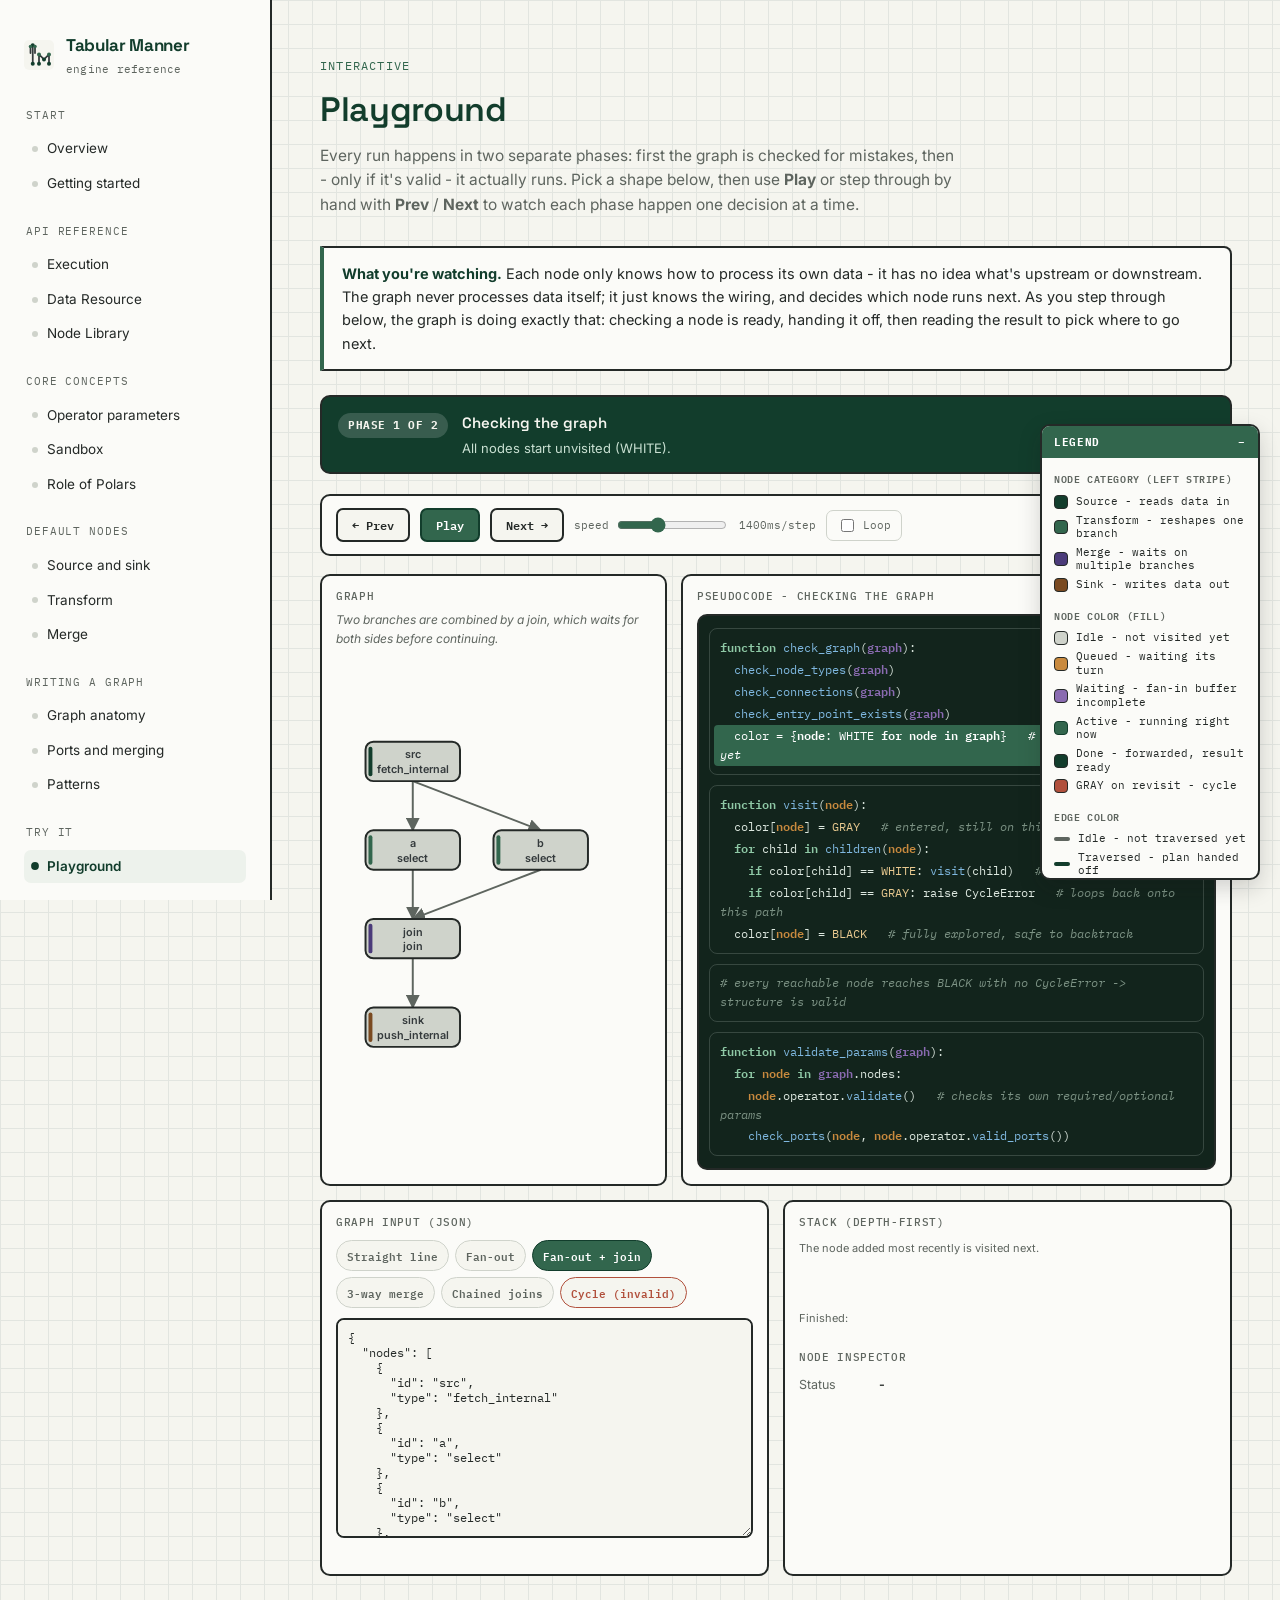
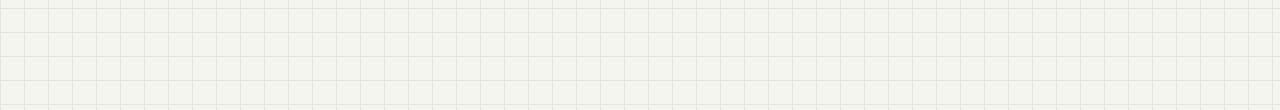
<file: docs/playground.html>
<!DOCTYPE html>
<html lang="en">
<head>
<meta charset="UTF-8">
<meta name="viewport" content="width=device-width, initial-scale=1.0">
<title>Playground - Tabular Manner</title>
<link rel="preconnect" href="https://fonts.googleapis.com">
<link rel="preconnect" href="https://fonts.gstatic.com" crossorigin>
<link href="https://fonts.googleapis.com/css2?family=Space+Grotesk:wght@400;500;600;700&family=Inter:wght@400;500;600&family=IBM+Plex+Mono:wght@400;500;600&display=swap" rel="stylesheet">
<link rel="stylesheet" href="assets/style.css">
<link rel="stylesheet" href="assets/playground.css">
</head>
<body>

<div class="shell">

  <div class="mobile-topbar">
    <button class="nav-toggle" aria-label="Toggle navigation" aria-expanded="false">
      <span></span><span></span><span></span>
    </button>
    <a class="brand" href="index.html#top" style="margin:0;">
      <span class="brand-text">Tabular Manner</span>
    </a>
  </div>
  <div class="nav-scrim"></div>
  <nav class="sidebar">
    <button class="nav-close" aria-label="Close menu">&times;</button>
    <a class="brand" href="index.html#top">
      <svg width="30" height="30" viewBox="0 0 240 240" xmlns="http://www.w3.org/2000/svg">
        <rect x="0" y="0" width="240" height="240" rx="40" fill="#F5F5EF"/>
        <g stroke="#343A3C" stroke-width="14" stroke-linecap="round" fill="none">
          <line x1="70" y1="42" x2="70" y2="190"/>
          <line x1="52" y1="52" x2="52" y2="104"/>
          <line x1="88" y1="52" x2="88" y2="104"/>
        </g>
        <circle cx="70" cy="42" r="16" fill="#123D2C"/>
        <circle cx="52" cy="52" r="14" fill="#32664D"/>
        <circle cx="88" cy="52" r="14" fill="#32664D"/>
        <circle cx="70" cy="190" r="16" fill="#123D2C"/>
        <path d="M 120 190 L 120 115 L 160 155 L 200 115 L 200 190" stroke="#343A3C" stroke-width="14" stroke-linecap="round" stroke-linejoin="round" fill="none"/>
        <circle cx="120" cy="190" r="16" fill="#123D2C"/>
        <circle cx="120" cy="115" r="16" fill="#32664D"/>
        <circle cx="160" cy="155" r="16" fill="#123D2C"/>
        <circle cx="200" cy="115" r="16" fill="#32664D"/>
        <circle cx="200" cy="190" r="16" fill="#123D2C"/>
      </svg>
      <span>
        <span class="brand-text">Tabular Manner</span>
        <span class="brand-sub">engine reference</span>
      </span>
    </a>

    <div class="nav-group">
      <p class="nav-eyebrow">Start</p>
      <ul>
        <li><a class="nav-link" href="index.html#overview"><span class="dot"></span>Overview</a></li>
        <li><a class="nav-link" href="index.html#getting-started"><span class="dot"></span>Getting started</a></li>
      </ul>
    </div>

    <div class="nav-group">
      <p class="nav-eyebrow">API reference</p>
      <ul>
        <li><a class="nav-link" href="index.html#api-execution"><span class="dot"></span>Execution</a></li>
        <li><a class="nav-link" href="index.html#api-data-resource"><span class="dot"></span>Data Resource</a></li>
        <li><a class="nav-link" href="index.html#api-node-library"><span class="dot"></span>Node Library</a></li>
      </ul>
    </div>

    <div class="nav-group">
      <p class="nav-eyebrow">Core concepts</p>
      <ul>
        <li><a class="nav-link" href="index.html#operator-parameters"><span class="dot"></span>Operator parameters</a></li>
        <li><a class="nav-link" href="index.html#sandbox"><span class="dot"></span>Sandbox</a></li>
        <li><a class="nav-link" href="index.html#polars-role"><span class="dot"></span>Role of Polars</a></li>
      </ul>
    </div>

    <div class="nav-group">
      <p class="nav-eyebrow">Default nodes</p>
      <ul>
        <li><a class="nav-link" href="index.html#nodes-io"><span class="dot"></span>Source and sink</a></li>
        <li><a class="nav-link" href="index.html#nodes-transform"><span class="dot"></span>Transform</a></li>
        <li><a class="nav-link" href="index.html#nodes-merge"><span class="dot"></span>Merge</a></li>
      </ul>
    </div>

    <div class="nav-group">
      <p class="nav-eyebrow">Writing a graph</p>
      <ul>
        <li><a class="nav-link" href="index.html#graph-anatomy"><span class="dot"></span>Graph anatomy</a></li>
        <li><a class="nav-link" href="index.html#graph-ports"><span class="dot"></span>Ports and merging</a></li>
        <li><a class="nav-link" href="index.html#graph-examples"><span class="dot"></span>Patterns</a></li>
      </ul>
    </div>
    <div class="nav-group">
      <p class="nav-eyebrow">Try it</p>
      <ul>
        <li><a class="nav-link active" href="playground.html#playground-top"><span class="dot"></span>Playground</a></li>
      </ul>
    </div>
  </nav>

  <main id="playground-top">
    <div class="content" style="max-width:1080px;">

      <div class="pg-intro">
        <p class="hero-eyebrow">Interactive</p>
        <h1>Playground</h1>
        <p class="lead">Every run happens in two separate phases: first the graph is checked for mistakes, then - only if it's valid - it actually runs. Pick a shape below, then use <strong>Play</strong> or step through by hand with <strong>Prev</strong> / <strong>Next</strong> to watch each phase happen one decision at a time.</p>
      </div>

      <div class="callout" style="margin-bottom:24px;">
        <strong>What you're watching.</strong> Each node only knows how to process its own data - it has no idea what's upstream or downstream. The graph never processes data itself; it just knows the wiring, and decides which node runs next. As you step through below, the graph is doing exactly that: checking a node is ready, handing it off, then reading the result to pick where to go next.
      </div>

      <div class="pg-phase-banner" id="pgPhaseBanner">
        <span class="phase-badge" id="phaseBadge">Phase 1 of 2</span>
        <div class="phase-text">
          <p class="phase-title" id="phaseTitle">Checking the graph</p>
          <p class="phase-note" id="phaseNote">All nodes start unvisited.</p>
        </div>
      </div>

      <div class="pg-controls">
        <button id="btnPrev" title="Previous">&larr; Prev</button>
        <button id="btnPlay" class="primary" title="Play/Pause">Play</button>
        <button id="btnNext" title="Next">Next &rarr;</button>
        <label style="display:flex;align-items:center;gap:6px;font-family:'IBM Plex Mono',monospace;font-size:11px;color:var(--ink-soft);">
          speed
          <input type="range" id="speed" min="300" max="2000" value="900">
        </label>
        <span id="speedLabel" class="pg-speed-label"></span>
        <label class="pg-loop-toggle">
          <input type="checkbox" id="loopToggle">
          Loop
        </label>
        <div class="spacer"></div>
        <span id="stepLabel">Step 0 / 0</span>
      </div>

      <div class="pg-grid">
        <div class="pg-panel">
          <h3>Graph</h3>
          <p class="pg-graph-caption" id="graphCaption">Two branches are combined by a join, which waits for both sides before continuing.</p>
          <svg id="graphCanvas" viewBox="0 0 520 300">
            <defs>
              <marker id="arrow" viewBox="0 0 10 10" refX="9" refY="5" markerWidth="7" markerHeight="7" orient="auto-start-reverse">
                <path d="M0,0 L10,5 L0,10 z" fill="#5E655F"></path>
              </marker>
            </defs>
          </svg>
        </div>
        <div class="pg-panel">
          <h3 id="pseudocodeTitle">Pseudocode - checking the graph</h3>
          <pre id="pseudocode"></pre>
        </div>
      </div>

      <div class="pg-grid pg-bottom">
        <div class="pg-panel">
          <h3>Graph input (JSON)</h3>
          <div class="pg-preset-row">
            <button class="preset-btn" data-preset="chain" title="Source -> transform -> sink, nothing more.">Straight line</button>
            <button class="preset-btn" data-preset="fanout" title="One source feeds two independent branches, each writing its own output.">Fan-out</button>
            <button class="preset-btn active" data-preset="join" title="Two branches are combined by a join, which waits for both sides.">Fan-out + join</button>
            <button class="preset-btn" data-preset="union3" title="Three sources are stacked together by a union, then written to one sink.">3-way merge</button>
            <button class="preset-btn" data-preset="chained" title="Two joins in a row - a common shape once a pipeline branches more than once.">Chained joins</button>
            <button class="preset-btn" data-preset="cycle" title="Deliberately invalid: a connection loops back on itself.">Cycle (invalid)</button>
          </div>
          <textarea id="graphInput" spellcheck="false"></textarea>
          <div id="inputError"></div>
        </div>

        <div class="pg-panel pg-side">
          <div class="sub">
            <h3 id="queueTitle">Stack (depth-first)</h3>
            <p class="pg-side-caption" id="queueCaption">The node added most recently is visited next.</p>
            <div class="queue-row" id="queueRow"></div>
            <p class="pg-side-caption pg-side-caption-tight" id="visitedCaption">Finished:</p>
            <div class="visited-row" id="visitedRow"></div>
          </div>
          <div class="sub">
            <h3>Node inspector</h3>
            <div id="inspectorBody"></div>
          </div>
        </div>
      </div>

      <div class="pg-legend" id="pgLegend">
        <button class="pg-legend-toggle" id="pgLegendToggle" aria-expanded="true" aria-controls="pgLegendBody">Legend</button>
        <div class="pg-legend-body" id="pgLegendBody">
          <div class="pg-legend-group">
            <p class="pg-legend-title">Node category (left stripe)</p>
            <div class="pg-legend-row"><span class="legend-swatch cat-source"></span>Source - reads data in</div>
            <div class="pg-legend-row"><span class="legend-swatch cat-transform"></span>Transform - reshapes one branch</div>
            <div class="pg-legend-row"><span class="legend-swatch cat-merge"></span>Merge - waits on multiple branches</div>
            <div class="pg-legend-row"><span class="legend-swatch cat-sink"></span>Sink - writes data out</div>
          </div>
          <div class="pg-legend-group">
            <p class="pg-legend-title">Node color (fill)</p>
            <div class="pg-legend-row"><span class="legend-swatch idle"></span>Idle - not visited yet</div>
            <div class="pg-legend-row"><span class="legend-swatch queue"></span>Queued - waiting its turn</div>
            <div class="pg-legend-row"><span class="legend-swatch wait"></span>Waiting - fan-in buffer incomplete</div>
            <div class="pg-legend-row"><span class="legend-swatch active"></span>Active - running right now</div>
            <div class="pg-legend-row"><span class="legend-swatch done"></span>Done - forwarded, result ready</div>
            <div class="pg-legend-row"><span class="legend-swatch error"></span>GRAY on revisit - cycle</div>
          </div>
          <div class="pg-legend-group">
            <p class="pg-legend-title">Edge color</p>
            <div class="pg-legend-row"><span class="legend-swatch edge-idle"></span>Idle - not traversed yet</div>
            <div class="pg-legend-row"><span class="legend-swatch edge-traversed"></span>Traversed - plan handed off</div>
            <div class="pg-legend-row"><span class="legend-swatch edge-cycle"></span>Back-edge - closes a cycle</div>
          </div>
          <div class="pg-legend-group">
            <p class="pg-legend-title">Pseudocode tokens</p>
            <div class="pg-legend-row"><span class="legend-tok tok-key">if</span>control-flow keyword</div>
            <div class="pg-legend-row"><span class="legend-tok tok-const">GRAY</span>DFS color / NONE constant</div>
            <div class="pg-legend-row"><span class="legend-tok tok-fn">fn()</span>function or method call</div>
            <div class="pg-legend-row"><span class="legend-tok tok-node">node</span>a Node - wraps one Operator</div>
            <div class="pg-legend-row"><span class="legend-tok tok-graph">graph</span>the compiled Graph</div>
            <div class="pg-legend-row"><span class="legend-tok tok-plan">plan</span>the Plan - LazyFrame + history</div>
          </div>
        </div>
      </div>

    </div>
  </main>

</div>

<script src="assets/site.js"></script>
<script src="assets/playground.js"></script>

</body>
</html>
</file>
<file: docs/assets/style.css>
:root{
    --paper:#F5F5EF;
    --paper-soft:#FBFBF8;
    --line:#E2E5E0;
    --line-strong:#CFD3CB;
    --ink:#242927;
    --ink-soft:#5E655F;
    --forest:#123D2C;
    --sage:#32664D;
    --sage-soft:#EDF2EC;
    --code-bg:#12241C;
    --code-ink:#DDE8E0;
    --code-accent:#8FC9A6;
    --border-w:2px;
    --radius:10px;
    --maxw:800px;
    --nav-w:272px;
  }

  *{ box-sizing:border-box; }

  html{ scroll-behavior:smooth; }
  @media (prefers-reduced-motion: reduce){
    html{ scroll-behavior:auto; }
    *{ animation-duration:0.001ms !important; transition-duration:0.001ms !important; }
  }

  body{
    margin:0;
    background:var(--paper);
    background-image:linear-gradient(var(--line) 1px, transparent 1px), linear-gradient(90deg, var(--line) 1px, transparent 1px);
    background-size:24px 24px;
    color:var(--ink);
    font-family:'Inter', system-ui, sans-serif;
    font-size:16px;
    line-height:1.6;
  }

  ::selection{ background:var(--sage); color:var(--paper); }

  h1,h2,h3,h4{
    font-family:'Space Grotesk', 'Inter', sans-serif;
    color:var(--forest);
    font-weight:600;
    line-height:1.25;
    letter-spacing:-0.01em;
  }

  code, pre, .mono{
    font-family:'IBM Plex Mono', ui-monospace, monospace;
  }

  a{ color:var(--sage); }

  /* ---------- layout shell ---------- */

  .shell{
    display:grid;
    grid-template-columns:var(--nav-w) 1fr;
    min-height:100vh;
  }

  .sidebar{
    position:sticky;
    top:0;
    height:100vh;
    overflow-y:auto;
    padding:32px 24px 40px;
    border-right:var(--border-w) solid var(--ink);
    background:var(--paper-soft);
  }

  /* ---------- mobile topbar / off-canvas nav ---------- */

  .mobile-topbar{ display:none; }
  .nav-scrim{ display:none; }
  .nav-close{ display:none; }

  .brand{
    display:flex;
    align-items:center;
    gap:12px;
    margin-bottom:28px;
    text-decoration:none;
  }

  .brand svg{ flex:none; }

  .brand-text{
    font-family:'Space Grotesk', sans-serif;
    font-weight:700;
    font-size:17px;
    color:var(--forest);
    letter-spacing:-0.02em;
  }

  .brand-sub{
    display:block;
    font-family:'IBM Plex Mono', monospace;
    font-weight:400;
    font-size:11px;
    color:var(--ink-soft);
    letter-spacing:0.02em;
    margin-top:2px;
  }

  .nav-group{ margin-bottom:22px; }

  .nav-eyebrow{
    font-family:'IBM Plex Mono', monospace;
    font-size:11px;
    text-transform:uppercase;
    letter-spacing:0.08em;
    color:var(--ink-soft);
    margin:0 0 8px 2px;
  }

  .nav-group ul{
    list-style:none;
    margin:0; padding:0;
  }

  .nav-group li{ margin:0; }

  .nav-link{
    display:flex;
    align-items:center;
    gap:9px;
    padding:6px 8px;
    margin:1px 0;
    border-radius:7px;
    text-decoration:none;
    color:var(--ink);
    font-size:13.5px;
    transition:background 0.15s ease, color 0.15s ease;
  }

  .nav-link .dot{
    width:6px; height:6px;
    border-radius:50%;
    background:var(--line-strong);
    flex:none;
    transition:background 0.15s ease, transform 0.15s ease;
  }

  .nav-link:hover{ background:var(--sage-soft); color:var(--forest); }

  .nav-link.active{
    background:var(--sage-soft);
    color:var(--forest);
    font-weight:600;
  }

  .nav-link.active .dot{
    background:var(--forest);
    transform:scale(1.3);
  }

  main{
    padding:56px 48px 120px;
  }

  .content{
    max-width:var(--maxw);
    margin:0 auto;
  }

  /* ---------- hero ---------- */

  .hero{
    margin-bottom:56px;
  }

  .hero-eyebrow{
    font-family:'IBM Plex Mono', monospace;
    font-size:12px;
    text-transform:uppercase;
    letter-spacing:0.1em;
    color:var(--sage);
    margin-bottom:14px;
  }

  .hero h1{
    font-size:40px;
    margin:0 0 16px;
  }

  .hero p.lead{
    font-size:17px;
    color:var(--ink-soft);
    max-width:620px;
    margin:0 0 32px;
  }

  .arch-diagram{
    border:var(--border-w) solid var(--ink);
    border-radius:var(--radius);
    background:var(--paper-soft);
    padding:28px 20px 20px;
  }

  .arch-diagram svg{ display:block; width:100%; height:auto; }

  .arch-caption{
    font-family:'IBM Plex Mono', monospace;
    font-size:12px;
    color:var(--ink-soft);
    text-align:center;
    margin-top:10px;
  }

  /* ---------- sections ---------- */

  section{
    padding-top:64px;
    margin-top:-32px;
    scroll-margin-top:24px;
  }

  section > h2{
    font-size:26px;
    display:flex;
    align-items:center;
    gap:10px;
    margin:0 0 6px;
  }

  section > h2::before{
    content:"";
    width:9px; height:9px;
    border-radius:50%;
    background:var(--forest);
    flex:none;
  }

  .section-desc{
    color:var(--ink-soft);
    max-width:620px;
    margin:0 0 28px;
  }

  h3{
    font-size:19px;
    margin:36px 0 10px;
  }

  h3 .mono-title{
    color:var(--sage);
  }

  h4{
    font-size:14px;
    text-transform:uppercase;
    letter-spacing:0.05em;
    color:var(--ink-soft);
    font-family:'IBM Plex Mono', monospace;
    font-weight:500;
    margin:22px 0 8px;
  }

  p{ margin:0 0 14px; }

  .edge-divider{
    display:flex;
    align-items:center;
    gap:10px;
    margin:48px 0;
  }
  .edge-divider::before, .edge-divider::after{
    content:"";
    flex:1;
    height:1px;
    background:var(--line);
  }
  .edge-divider .node{
    width:7px; height:7px;
    border-radius:50%;
    background:var(--line-strong);
    flex:none;
  }

  /* ---------- code blocks ---------- */

  .code-block{
    position:relative;
    background:var(--code-bg);
    color:var(--code-ink);
    border:var(--border-w) solid var(--ink);
    border-radius:var(--radius);
    padding:18px 20px;
    margin:0 0 18px;
    overflow-x:auto;
    font-size:13.5px;
    line-height:1.65;
  }

  .code-block pre{ margin:0; }

  .code-block .tok-key{ color:var(--code-accent); }
  .code-block .tok-str{ color:#E8C98F; }
  .code-block .tok-com{ color:#7C9284; font-style:italic; }

  .copy-btn{
    position:absolute;
    top:10px; right:10px;
    background:rgba(255,255,255,0.06);
    border:1.5px solid rgba(255,255,255,0.28);
    color:var(--code-ink);
    font-family:'IBM Plex Mono', monospace;
    font-size:11px;
    padding:4px 9px;
    border-radius:6px;
    cursor:pointer;
    opacity:0;
    transition:opacity 0.15s ease, background 0.15s ease;
  }

  .code-block:hover .copy-btn{ opacity:1; }
  .copy-btn:hover{ background:rgba(255,255,255,0.14); }
  .copy-btn:focus-visible{ opacity:1; outline:2px solid var(--code-accent); outline-offset:1px; }

  .sig{
    font-family:'IBM Plex Mono', monospace;
    background:var(--paper-soft);
    border:var(--border-w) solid var(--ink);
    border-left:4px solid var(--forest);
    border-radius:0 8px 8px 0;
    padding:12px 16px;
    font-size:13.5px;
    margin:0 0 16px;
    overflow-x:auto;
    white-space:pre;
  }

  code.inline{
    background:var(--sage-soft);
    color:var(--forest);
    padding:1px 6px;
    border-radius:4px;
    font-size:0.88em;
  }

  /* ---------- tables ---------- */

  table{
    width:100%;
    border-collapse:collapse;
    margin:0 0 20px;
    font-size:13.5px;
  }

  th{
    text-align:left;
    font-family:'IBM Plex Mono', monospace;
    font-weight:500;
    font-size:11.5px;
    text-transform:uppercase;
    letter-spacing:0.04em;
    color:var(--ink-soft);
    border-bottom:1px solid var(--line-strong);
    padding:8px 12px 8px 0;
  }

  td{
    padding:10px 12px 10px 0;
    border-bottom:1px solid var(--line);
    vertical-align:top;
    color:var(--ink);
  }

  td code, th code{
    font-family:'IBM Plex Mono', monospace;
    font-size:12.5px;
    color:var(--forest);
  }

  td .ok{ color:var(--sage); font-weight:600; }
  td .muted{ color:var(--ink-soft); }

  .table-wrap{
    overflow-x:auto;
    border:var(--border-w) solid var(--ink);
    border-radius:var(--radius);
    padding:2px 14px;
    background:var(--paper-soft);
    margin-bottom:20px;
    -webkit-overflow-scrolling:touch;
  }

  .table-wrap table{ margin-bottom:0; }

  /* ---------- badges / callouts ---------- */

  .badge{
    display:inline-block;
    font-family:'IBM Plex Mono', monospace;
    font-size:10.5px;
    text-transform:uppercase;
    letter-spacing:0.04em;
    padding:2px 8px;
    border-radius:20px;
    margin-left:8px;
    vertical-align:middle;
  }
  .badge.source{ background:#E7F0EA; color:var(--forest); }
  .badge.sink{ background:#F2EAE0; color:#7A4A21; }
  .badge.transform{ background:var(--sage-soft); color:var(--sage); }
  .badge.merge{ background:#EAE6F2; color:#4B3B7A; }
  .badge.control{ background:#F2E7E7; color:#7A2121; }

  .callout{
    border:var(--border-w) solid var(--ink);
    border-left:4px solid var(--sage);
    background:var(--paper-soft);
    border-radius:0 8px 8px 0;
    padding:14px 18px;
    margin:0 0 20px;
    font-size:14.5px;
  }

  .callout.warn{ border-left-color:#B25B2C; }
  .callout strong{ color:var(--forest); }

  .onpage-toc{
    border:var(--border-w) solid var(--line-strong);
    border-radius:var(--radius);
    background:var(--paper-soft);
    padding:14px 18px 16px;
    margin:0 0 24px;
    display:flex;
    flex-wrap:wrap;
    gap:8px 32px;
  }

  .onpage-toc-group{
    font-family:'IBM Plex Mono', monospace;
    font-size:11px;
    text-transform:uppercase;
    letter-spacing:0.08em;
    color:var(--ink-soft);
    margin:0 0 6px;
    width:100%;
  }

  .onpage-toc-group ~ .onpage-toc-group{ margin-top:4px; }

  .onpage-toc ul{
    list-style:none;
    margin:0; padding:0;
    display:flex;
    flex-wrap:wrap;
    gap:6px 10px;
    align-items:center;
  }

  .onpage-toc li{ margin:0; }
  .onpage-toc li:not(:last-child)::after{
    content:"\00b7";
    color:var(--line-strong);
    margin-left:10px;
  }

  .onpage-toc a{
    font-family:'IBM Plex Mono', monospace;
    font-size:13px;
    color:var(--sage);
    text-decoration:none;
    border-bottom:1px solid transparent;
  }
  .onpage-toc a:hover{ border-bottom-color:var(--sage); }

  .card-grid{
    display:grid;
    grid-template-columns:1fr 1fr;
    gap:14px;
    margin-bottom:20px;
  }

  @media (max-width:640px){
    .card-grid{ grid-template-columns:1fr; }
  }

  .card{
    border:var(--border-w) solid var(--ink);
    border-radius:var(--radius);
    padding:16px 18px;
    background:var(--paper-soft);
  }

  .card h4{ margin-top:0; }

  .card .step-num{
    font-family:'Space Grotesk', sans-serif;
    font-weight:700;
    font-size:22px;
    color:var(--line-strong);
    display:block;
    margin-bottom:6px;
  }
  
  footer{
    max-width:var(--maxw);
    margin:64px auto 0;
    padding-top:24px;
    border-top:var(--border-w) solid var(--ink);
    color:var(--ink-soft);
    font-size:13px;
  }

  /* ======================================================
     Responsive / mobile navigation
     ====================================================== */

  @media (max-width:920px){
    .shell{ display:block; }

    .mobile-topbar{
      display:flex;
      align-items:center;
      gap:12px;
      position:sticky;
      top:0;
      z-index:30;
      padding:12px 16px;
      background:var(--paper-soft);
      border-bottom:var(--border-w) solid var(--ink);
    }

    .mobile-topbar .brand{
      margin:0;
    }

    .mobile-topbar .brand-text{ font-size:15px; }
    .mobile-topbar .brand-sub{ display:none; }

    .nav-toggle{
      display:flex;
      flex-direction:column;
      justify-content:center;
      align-items:center;
      gap:4px;
      width:38px; height:38px;
      flex:none;
      border:var(--border-w) solid var(--ink);
      border-radius:7px;
      background:var(--paper);
      cursor:pointer;
      padding:0;
    }
    .nav-toggle span{
      display:block;
      width:18px; height:2px;
      background:var(--ink);
      border-radius:1px;
      transition:transform 0.2s ease, opacity 0.2s ease;
    }
    body.nav-open .nav-toggle span:nth-child(1){ transform:translateY(6px) rotate(45deg); }
    body.nav-open .nav-toggle span:nth-child(2){ opacity:0; }
    body.nav-open .nav-toggle span:nth-child(3){ transform:translateY(-6px) rotate(-45deg); }

    .sidebar{
      position:fixed;
      top:0; left:0;
      height:100vh;
      width:min(84vw, 320px);
      z-index:40;
      transform:translateX(-100%);
      transition:transform 0.22s ease;
      box-shadow:2px 0 0 var(--ink);
      padding-top:20px;
    }
    .sidebar .brand{ display:none; }

    .nav-close{
      display:flex;
      align-items:center;
      justify-content:center;
      position:absolute;
      top:14px; right:14px;
      width:30px; height:30px;
      border:var(--border-w) solid var(--ink);
      border-radius:7px;
      background:var(--paper);
      font-size:16px;
      line-height:1;
      cursor:pointer;
      color:var(--ink);
    }

    body.nav-open .sidebar{ transform:translateX(0); }

    .nav-scrim{
      display:block;
      position:fixed;
      inset:0;
      background:rgba(18,20,19,0.35);
      z-index:35;
      opacity:0;
      pointer-events:none;
      transition:opacity 0.2s ease;
    }
    body.nav-open .nav-scrim{ opacity:1; pointer-events:auto; }

    main{ padding:32px 20px 90px; }
  }

  @media (min-width:921px){
    .sidebar .nav-close{ display:none; }
  }

  @media (max-width:640px){
    .hero h1{ font-size:30px; }
    .hero p.lead{ font-size:15.5px; }
    section > h2{ font-size:22px; }
    main{ padding:26px 16px 80px; }
    .code-block{ font-size:12.5px; padding:14px 14px; }
    table{ font-size:12.5px; }
    .table-wrap{ padding:2px 10px; }
  }
</file>
<file: docs/assets/playground.css>
/* Playground page - extends style.css's tokens (--paper, --ink, --forest, --sage, --border-w, ...) */

.pg-intro{
  margin-bottom:28px;
}

.pg-intro h1{ font-size:34px; margin:0 0 12px; }
.pg-intro p.lead{
  color:var(--ink-soft);
  max-width:640px;
  margin:0;
  font-size:15.5px;
}

/* ---------- phase banner ---------- */

.pg-phase-banner{
  display:flex;
  align-items:flex-start;
  gap:14px;
  margin-bottom:18px;
  padding:14px 16px;
  border:var(--border-w) solid var(--ink);
  border-radius:var(--radius);
  background:var(--forest);
}

.pg-phase-banner.warn{ background:#7A2A1D; }

.phase-badge{
  flex:none;
  padding:4px 10px;
  border-radius:20px;
  background:rgba(255,255,255,0.16);
  color:#F5F5EF;
  font-family:'IBM Plex Mono', monospace;
  font-size:10.5px;
  font-weight:700;
  text-transform:uppercase;
  letter-spacing:0.05em;
  white-space:nowrap;
  margin-top:2px;
}

.phase-text{ min-width:0; }

.phase-title{
  margin:0 0 4px;
  font-family:'Space Grotesk', sans-serif;
  font-size:15px;
  font-weight:600;
  color:#F5F5EF;
}

.phase-note{
  margin:0;
  font-size:13px;
  line-height:1.5;
  color:#C9E0D2;
}

.pg-phase-banner.warn .phase-note{ color:#F2D3C9; }

.pg-graph-caption{
  margin:-4px 0 10px;
  font-size:12px;
  color:var(--ink-soft);
  font-style:italic;
}

.pg-side-caption{
  margin:0 0 8px;
  font-size:11px;
  color:var(--ink-soft);
}
.pg-side-caption-tight{ margin:10px 0 6px; }

/* ---------- controls bar ---------- */

.pg-controls{
  display:flex;
  flex-wrap:wrap;
  align-items:center;
  gap:10px;
  margin:20px 0 18px;
  padding:12px 14px;
  border:var(--border-w) solid var(--ink);
  border-radius:var(--radius);
  background:var(--paper-soft);
}

.pg-controls button{
  height:34px;
  padding:0 14px;
  border:var(--border-w) solid var(--ink);
  border-radius:7px;
  background:var(--paper);
  color:var(--ink);
  font-family:'IBM Plex Mono', monospace;
  font-size:12px;
  font-weight:600;
  cursor:pointer;
  transition:transform 0.1s ease;
}
.pg-controls button:hover:not(:disabled){ transform:translateY(-1px); }
.pg-controls button:active:not(:disabled){ transform:translateY(0); }
.pg-controls button.primary{ background:var(--sage); color:#fff; border-color:var(--forest); }
.pg-controls button:disabled{ opacity:0.4; cursor:not-allowed; transform:none; }

.pg-controls input[type=range]{ width:110px; accent-color:var(--sage); }

.pg-speed-label{
  font-family:'IBM Plex Mono', monospace;
  font-size:11px;
  color:var(--ink-soft);
  min-width:64px;
}

.pg-loop-toggle{
  display:flex;
  align-items:center;
  gap:6px;
  font-family:'IBM Plex Mono', monospace;
  font-size:11px;
  color:var(--ink-soft);
  cursor:pointer;
  padding:5px 10px;
  border:1.5px solid var(--line-strong);
  border-radius:7px;
  user-select:none;
}
.pg-loop-toggle:has(input:checked){
  border-color:var(--forest);
  color:var(--forest);
  background:var(--sage-soft);
}
.pg-loop-toggle input{ accent-color:var(--sage); cursor:pointer; }

.pg-controls .spacer{ flex:1; min-width:8px; }

#stepLabel{
  font-family:'IBM Plex Mono', monospace;
  font-size:11.5px;
  color:var(--ink-soft);
  white-space:nowrap;
}

/* ---------- panel grid ---------- */

.pg-grid{
  display:grid;
  grid-template-columns:0.85fr 1.35fr;
  gap:14px;
  margin-bottom:14px;
}

.pg-grid.pg-bottom{
  grid-template-columns:1fr 1fr;
}

.pg-panel{
  border:var(--border-w) solid var(--ink);
  border-radius:var(--radius);
  background:var(--paper-soft);
  padding:14px;
  min-width:0;
  overflow:hidden;
  display:flex;
  flex-direction:column;
}

.pg-panel h3{
  font-size:11px;
  text-transform:uppercase;
  letter-spacing:0.06em;
  color:var(--ink-soft);
  font-family:'IBM Plex Mono', monospace;
  font-weight:500;
  margin:0 0 10px;
}

#graphCanvas{
  width:100%;
  height:auto;
  min-height:340px;
  max-height:560px;
  flex:1;
}

#pseudocode{
  margin:0;
  font-family:'IBM Plex Mono', monospace;
  font-size:11.5px;
  line-height:1.65;
  overflow-x:auto;
  background:var(--code-bg);
  color:var(--code-ink);
  border:var(--border-w) solid var(--ink);
  border-radius:var(--radius);
  padding:12px 10px;
}

.code-line{ padding:1px 6px; border-radius:4px; white-space:pre-wrap; word-break:break-word; }
.code-box{ border:1px solid rgba(221,232,224,0.18); border-radius:8px; padding:8px 4px; margin-bottom:10px; }
.code-box:last-child{ margin-bottom:0; }
.code-line.active{ background:var(--sage); color:#fff; }
.code-line.active .tok-key, .code-line.active .tok-const, .code-line.active .tok-fn, .code-line.active .tok-com, .code-line.active .tok-node, .code-line.active .tok-graph, .code-line.active .tok-plan{ color:#fff; }
.tok-key{ color:var(--code-accent); font-weight:600; }
.tok-const{ color:#E8C98F; }
.tok-fn{ color:#7FB8E0; }
.tok-com{ color:#7C9284; font-style:italic; }
.tok-node{ color:#C98A3E; font-weight:600; }
.tok-graph{ color:#8A6BB1; font-weight:600; }
.tok-plan{ color:#5FB89C; font-weight:600; }

/* svg node category stripe, matches the badge colors used on the main reference page */
.node-cat-stripe{ stroke:none; pointer-events:none; }
.node-cat-stripe.node-cat-source{ fill:#123D2C; }
.node-cat-stripe.node-cat-transform{ fill:#32664D; }
.node-cat-stripe.node-cat-merge{ fill:#4B3B7A; }
.node-cat-stripe.node-cat-sink{ fill:#7A4A21; }

/* svg node states, tuned to docs palette */
.node-box{ fill:var(--line-strong); stroke:var(--ink); stroke-width:2; }
.node-box.in-queue{ fill:#C98A3E; }
.node-box.waiting{ fill:#8A6BB1; }
.node-box.active{ fill:var(--sage); stroke:var(--forest); stroke-width:3; }
.node-box.done{ fill:var(--forest); }
.node-box.error{ fill:#B1503C; }
.node-label{ font-size:11px; font-weight:600; pointer-events:none; }
.edge-line{ stroke:var(--ink-soft); stroke-width:2; fill:none; marker-end:url(#arrow); }
.edge-line.traversed{ stroke:var(--forest); stroke-width:3; }
.edge-line.cycle{ stroke:#B1503C; stroke-width:3; }
.edge-line.edge-back{ stroke-dasharray:5 4; }
.edge-line.edge-back.cycle{ stroke-dasharray:none; }

/* ---------- graph input ---------- */

.pg-preset-row{
  display:flex;
  flex-wrap:wrap;
  gap:6px;
  margin-bottom:10px;
}
.preset-btn{
  padding:5px 10px;
  border:1.5px solid var(--line-strong);
  border-radius:20px;
  background:var(--paper);
  color:var(--ink-soft);
  font-family:'IBM Plex Mono', monospace;
  font-size:10.5px;
  font-weight:600;
  cursor:pointer;
  transition:all 0.12s ease;
}
.preset-btn:hover{ border-color:var(--forest); color:var(--forest); }
.preset-btn.active{
  background:var(--sage);
  border-color:var(--forest);
  color:#fff;
}
.preset-btn[data-preset="cycle"]{ border-color:#B1503C; color:#B1503C; }
.preset-btn[data-preset="cycle"]:hover{ background:#B1503C; color:#fff; }
.preset-btn[data-preset="cycle"].active{ background:#B1503C; border-color:#B1503C; color:#fff; }

#graphInput{
  flex:1;
  width:100%;
  min-height:220px;
  font-family:'IBM Plex Mono', monospace;
  font-size:12px;
  border:var(--border-w) solid var(--ink);
  border-radius:8px;
  padding:10px;
  background:var(--paper);
  color:var(--ink);
  resize:vertical;
}

#inputError{
  margin-top:8px;
  font-size:11.5px;
  color:#B1503C;
  min-height:14px;
}

/* ---------- queue / visited / inspector ---------- */

.pg-side .sub{ margin-bottom:16px; }
.pg-side .sub:last-child{ margin-bottom:0; }

.queue-row{ display:flex; align-items:center; gap:6px; flex-wrap:wrap; min-height:34px; }
.queue-item{
  padding:6px 10px;
  background:#C98A3E;
  border:var(--border-w) solid var(--ink);
  border-radius:6px;
  font-size:11px;
  font-weight:600;
  color:var(--ink);
}
.visited-row{ margin-top:8px; display:flex; gap:6px; flex-wrap:wrap; }
.visited-dot{
  width:24px; height:24px;
  border-radius:6px;
  background:var(--forest);
  color:#fff;
  font-size:9px;
  display:flex; align-items:center; justify-content:center;
  font-weight:700;
}

.inspector-field{ margin-bottom:6px; font-size:12.5px; }
.inspector-field span.k{ color:var(--ink-soft); display:inline-block; width:80px; }
.inspector-field span.v{ font-weight:600; }

.path-trace{ display:flex; gap:4px; align-items:center; flex-wrap:wrap; margin-top:8px; }
.path-node{ padding:3px 7px; background:var(--line-strong); border:1.5px solid var(--ink); border-radius:5px; font-size:10px; font-weight:700; }
.path-arrow{ color:var(--ink-soft); font-size:11px; }

.note-box{
  margin-top:10px;
  padding:8px 10px;
  background:var(--paper);
  border:1.5px solid var(--line-strong);
  border-left:4px solid var(--sage);
  border-radius:4px;
  font-size:11.5px;
}
.note-box.warn{ border-left-color:#B1503C; }

/* ---------- legend (fixed mini reference) ---------- */

.pg-legend{
  position:fixed;
  right:20px;
  bottom:20px;
  z-index:40;
  width:220px;
  max-width:calc(100vw - 40px);
  background:var(--paper-soft);
  border:var(--border-w) solid var(--ink);
  border-radius:var(--radius);
  box-shadow:0 8px 22px rgba(20,24,22,0.18);
  font-family:'IBM Plex Mono', monospace;
  overflow:hidden;
}

.pg-legend-toggle{
  display:flex;
  align-items:center;
  justify-content:space-between;
  width:100%;
  padding:9px 12px;
  border:none;
  background:var(--sage);
  color:#fff;
  font-family:inherit;
  font-size:11px;
  font-weight:700;
  text-transform:uppercase;
  letter-spacing:0.06em;
  cursor:pointer;
}
.pg-legend-toggle::after{ content:"\2212"; font-weight:700; }
.pg-legend.collapsed .pg-legend-toggle::after{ content:"+"; }

.pg-legend-body{
  padding:12px;
  max-height:min(56vh, 420px);
  overflow-y:auto;
}
.pg-legend.collapsed .pg-legend-body{ display:none; }

.pg-legend-group{ margin-bottom:12px; }
.pg-legend-group:last-child{ margin-bottom:0; }

.pg-legend-title{
  margin:0 0 6px;
  font-size:10px;
  text-transform:uppercase;
  letter-spacing:0.06em;
  color:var(--ink-soft);
  font-weight:600;
}

.pg-legend-row{
  display:flex;
  align-items:center;
  gap:8px;
  font-size:10.5px;
  line-height:1.3;
  color:var(--ink);
  padding:2.5px 0;
}

.legend-swatch{
  width:14px; height:14px;
  border-radius:4px;
  border:1.5px solid var(--ink);
  flex:none;
}
.legend-swatch.idle{ background:var(--line-strong); }
.legend-swatch.queue{ background:#C98A3E; }
.legend-swatch.wait{ background:#8A6BB1; }
.legend-swatch.active{ background:var(--sage); border-color:var(--forest); }
.legend-swatch.done{ background:var(--forest); }
.legend-swatch.error{ background:#B1503C; }
.legend-swatch.cat-source{ background:#123D2C; }
.legend-swatch.cat-transform{ background:#32664D; }
.legend-swatch.cat-merge{ background:#4B3B7A; }
.legend-swatch.cat-sink{ background:#7A4A21; }

.legend-swatch.edge-idle,
.legend-swatch.edge-traversed,
.legend-swatch.edge-cycle{
  width:16px; height:4px;
  border-radius:2px;
  border:none;
}
.legend-swatch.edge-idle{ background:var(--ink-soft); }
.legend-swatch.edge-traversed{ background:var(--forest); }
.legend-swatch.edge-cycle{ background:#B1503C; }

.legend-tok{
  flex:none;
  min-width:32px;
  text-align:center;
  padding:1px 5px;
  border-radius:3px;
  background:var(--code-bg);
  font-size:9.5px;
  font-weight:700;
}
.legend-tok.tok-key{ color:var(--code-accent); }
.legend-tok.tok-const{ color:#E8C98F; }
.legend-tok.tok-fn{ color:#7FB8E0; }
.legend-tok.tok-node{ color:#C98A3E; }
.legend-tok.tok-graph{ color:#8A6BB1; }
.legend-tok.tok-plan{ color:#5FB89C; }

/* ---------- responsive ---------- */

@media (max-width:1080px){
  .pg-grid{ grid-template-columns:1fr; }
  .pg-grid.pg-bottom{ grid-template-columns:1fr; }
  #graphCanvas{ max-height:340px; }
}

@media (max-width:640px){
  .pg-intro h1{ font-size:26px; }
  .pg-controls{ gap:8px; padding:10px; }
  .pg-controls button{ height:32px; padding:0 10px; font-size:11px; }
  .pg-controls input[type=range]{ width:80px; }
  .pg-panel{ padding:10px; }
  #graphCanvas{ min-height:200px; max-height:280px; }
  #pseudocode{ min-height:200px; }
  #graphInput{ min-height:180px; }
  .pg-legend{ right:12px; bottom:12px; width:190px; }
}
</file>
